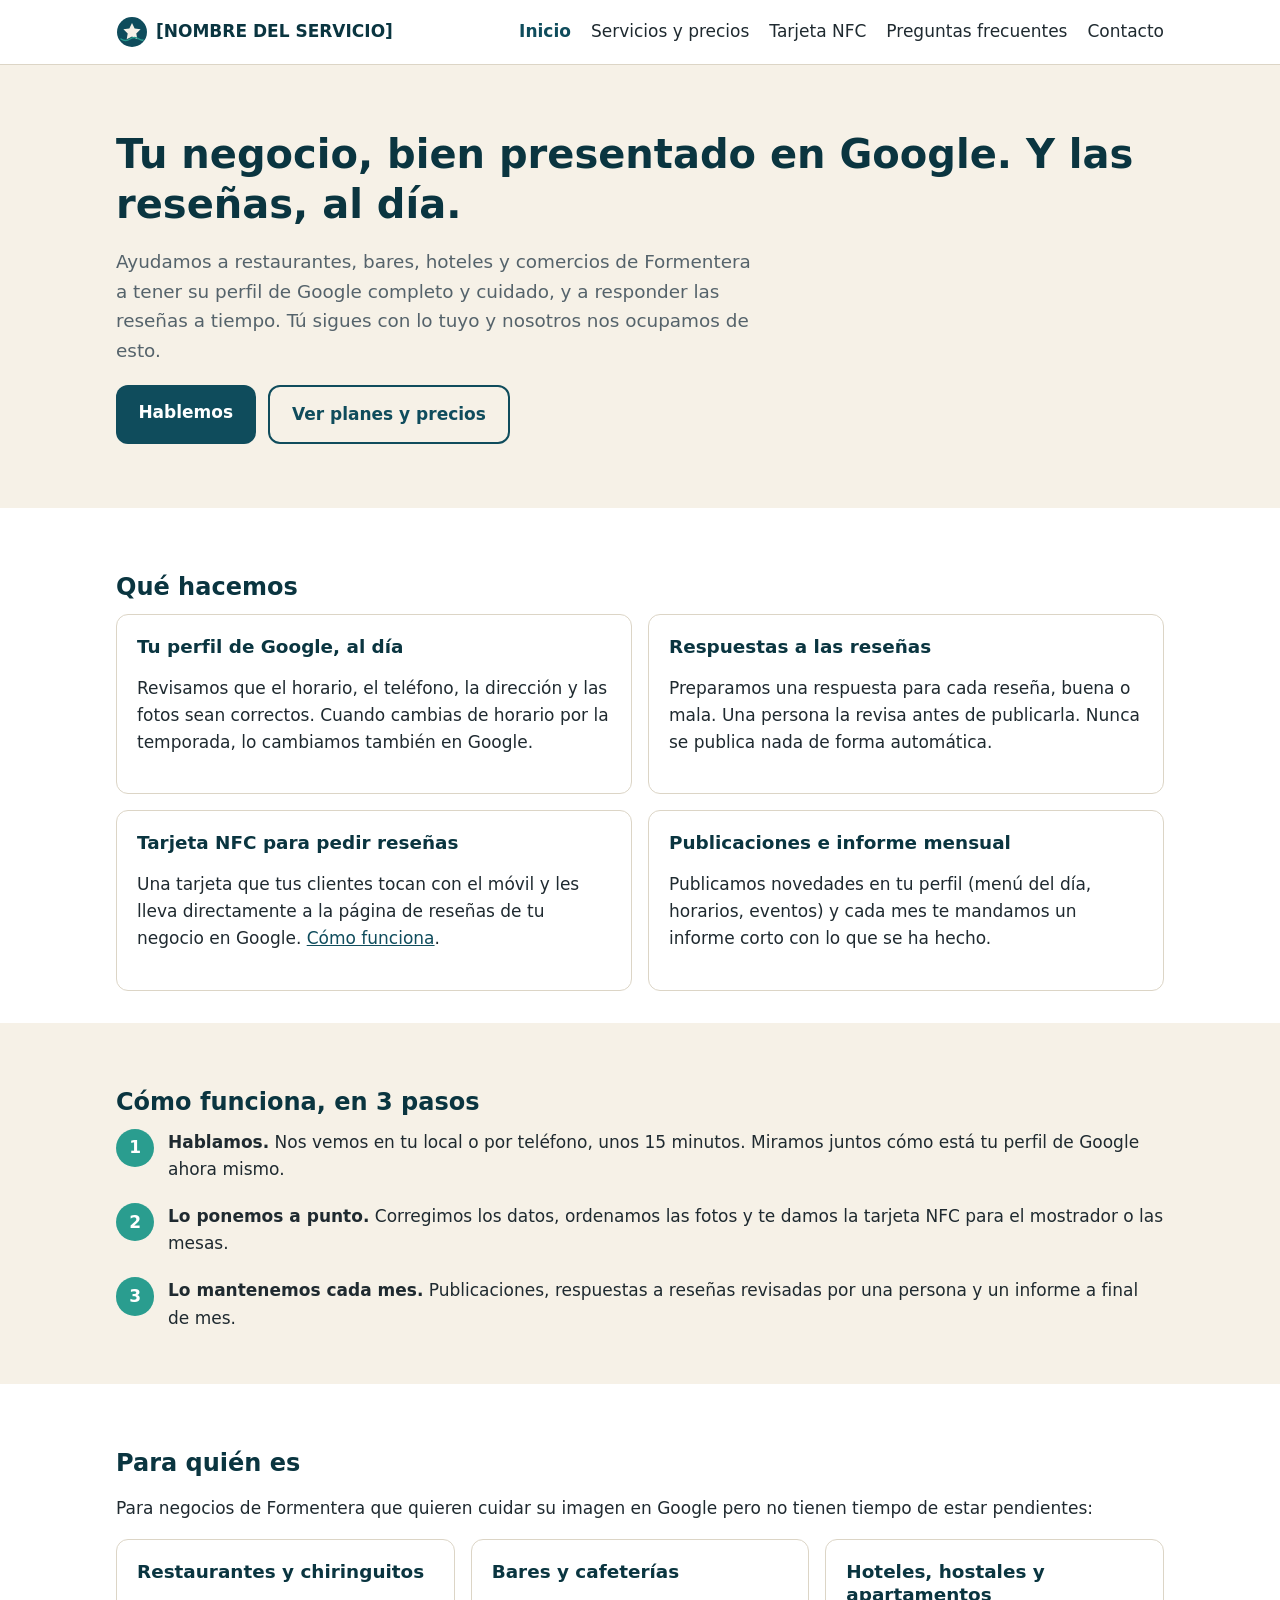
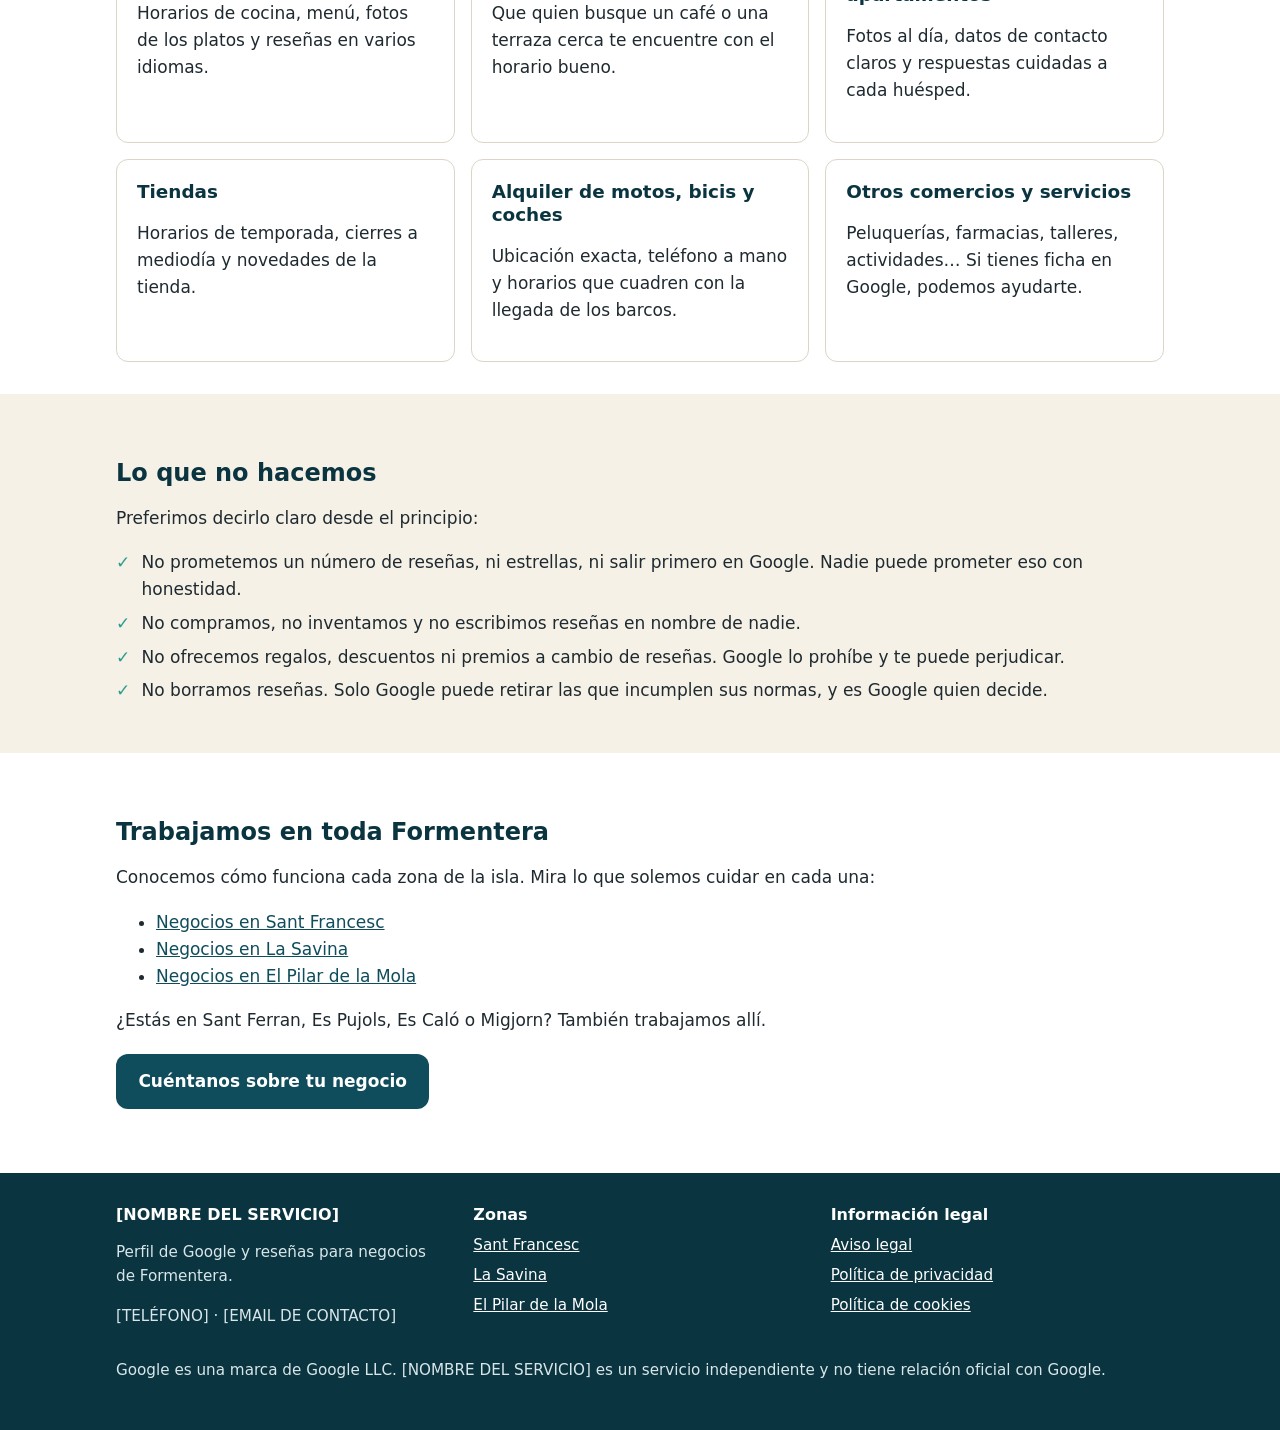
<file: web-resenas-formentera/web/index.html>
<!doctype html>
<html lang="es">
<head>
  <meta charset="utf-8">
  <meta name="viewport" content="width=device-width, initial-scale=1">
  <title>Perfil de Google y reseñas para negocios de Formentera | [NOMBRE DEL SERVICIO]</title>
  <meta name="description" content="Cuidamos el perfil de Google y las reseñas de restaurantes, bares, hoteles y comercios de Formentera. Tarjeta NFC, publicaciones y respuestas revisadas por una persona.">
  <meta name="robots" content="index,follow">
  <link rel="canonical" href="https://[DOMINIO]/">
  <meta property="og:type" content="website">
  <meta property="og:locale" content="es_ES">
  <meta property="og:site_name" content="[NOMBRE DEL SERVICIO]">
  <meta property="og:title" content="Perfil de Google y reseñas para negocios de Formentera | [NOMBRE DEL SERVICIO]">
  <meta property="og:description" content="Cuidamos el perfil de Google y las reseñas de restaurantes, bares, hoteles y comercios de Formentera. Tarjeta NFC, publicaciones y respuestas revisadas por una persona.">
  <meta property="og:url" content="https://[DOMINIO]/">
  <link rel="icon" href="img/logo.svg" type="image/svg+xml">
  <link rel="stylesheet" href="css/estilos.css">
  <script type="application/ld+json">
{
  "@context": "https://schema.org",
  "@type": "ProfessionalService",
  "@id": "https://[DOMINIO]/#negocio",
  "name": "[NOMBRE DEL SERVICIO]",
  "description": "Gestión del perfil de empresa de Google y de las reseñas para restaurantes, bares, hoteles y comercios de Formentera.",
  "url": "https://[DOMINIO]/",
  "logo": "https://[DOMINIO]/img/logo.svg",
  "telephone": "[TELÉFONO]",
  "email": "[EMAIL DE CONTACTO]",
  "address": {
    "@type": "PostalAddress",
    "streetAddress": "[DIRECCIÓN]",
    "addressLocality": "[LOCALIDAD]",
    "postalCode": "[CÓDIGO POSTAL]",
    "addressRegion": "Illes Balears",
    "addressCountry": "ES"
  },
  "areaServed": [
    {
      "@type": "Place",
      "name": "Formentera"
    },
    {
      "@type": "Place",
      "name": "Sant Francesc Xavier, Formentera"
    },
    {
      "@type": "Place",
      "name": "La Savina, Formentera"
    },
    {
      "@type": "Place",
      "name": "El Pilar de la Mola, Formentera"
    }
  ],
  "openingHours": "[HORARIO, formato Mo-Fr 09:00-14:00]",
  "priceRange": "[REVISAR]"
}
  </script>
</head>
<body>
  <a class="saltar" href="#contenido">Saltar al contenido</a>

  <header class="cabecera">
    <div class="contenedor">
      <a class="logo" href="index.html"><img src="img/logo.svg" alt="" width="32" height="32"> [NOMBRE DEL SERVICIO]</a>
      <button class="boton-menu" type="button" aria-expanded="false" aria-controls="menu">Menú</button>
      <nav id="menu" class="menu" aria-label="Menú principal">
      <ul>
        <li><a href="index.html" aria-current="page">Inicio</a></li>
        <li><a href="servicios.html">Servicios y precios</a></li>
        <li><a href="tarjeta-nfc.html">Tarjeta NFC</a></li>
        <li><a href="preguntas-frecuentes.html">Preguntas frecuentes</a></li>
        <li><a href="contacto.html">Contacto</a></li>
      </ul>
      </nav>
    </div>
  </header>

  <main id="contenido">
    <section class="portada">
      <div class="contenedor">
        <h1>Tu negocio, bien presentado en Google. Y las reseñas, al día.</h1>
        <p class="entradilla">Ayudamos a restaurantes, bares, hoteles y comercios de Formentera a tener su perfil de Google completo y cuidado, y a responder las reseñas a tiempo. Tú sigues con lo tuyo y nosotros nos ocupamos de esto.</p>
        <div class="botones">
          <a class="boton" href="contacto.html">Hablemos</a>
          <a class="boton boton-secundario" href="servicios.html">Ver planes y precios</a>
        </div>
      </div>
    </section>

    <section class="seccion">
      <div class="contenedor">
        <h2>Qué hacemos</h2>
        <div class="rejilla rejilla-2">
          <div class="tarjeta">
            <h3>Tu perfil de Google, al día</h3>
            <p>Revisamos que el horario, el teléfono, la dirección y las fotos sean correctos. Cuando cambias de horario por la temporada, lo cambiamos también en Google.</p>
          </div>
          <div class="tarjeta">
            <h3>Respuestas a las reseñas</h3>
            <p>Preparamos una respuesta para cada reseña, buena o mala. Una persona la revisa antes de publicarla. Nunca se publica nada de forma automática.</p>
          </div>
          <div class="tarjeta">
            <h3>Tarjeta NFC para pedir reseñas</h3>
            <p>Una tarjeta que tus clientes tocan con el móvil y les lleva directamente a la página de reseñas de tu negocio en Google. <a href="tarjeta-nfc.html">Cómo funciona</a>.</p>
          </div>
          <div class="tarjeta">
            <h3>Publicaciones e informe mensual</h3>
            <p>Publicamos novedades en tu perfil (menú del día, horarios, eventos) y cada mes te mandamos un informe corto con lo que se ha hecho.</p>
          </div>
        </div>
      </div>
    </section>

    <section class="seccion seccion-arena">
      <div class="contenedor">
        <h2>Cómo funciona, en 3 pasos</h2>
        <ol class="pasos">
          <li><strong>Hablamos.</strong> Nos vemos en tu local o por teléfono, unos 15 minutos. Miramos juntos cómo está tu perfil de Google ahora mismo.</li>
          <li><strong>Lo ponemos a punto.</strong> Corregimos los datos, ordenamos las fotos y te damos la tarjeta NFC para el mostrador o las mesas.</li>
          <li><strong>Lo mantenemos cada mes.</strong> Publicaciones, respuestas a reseñas revisadas por una persona y un informe a final de mes.</li>
        </ol>
      </div>
    </section>

    <section class="seccion">
      <div class="contenedor">
        <h2>Para quién es</h2>
        <p>Para negocios de Formentera que quieren cuidar su imagen en Google pero no tienen tiempo de estar pendientes:</p>
        <div class="rejilla rejilla-3">
          <div class="tarjeta"><h3>Restaurantes y chiringuitos</h3><p>Horarios de cocina, menú, fotos de los platos y reseñas en varios idiomas.</p></div>
          <div class="tarjeta"><h3>Bares y cafeterías</h3><p>Que quien busque un café o una terraza cerca te encuentre con el horario bueno.</p></div>
          <div class="tarjeta"><h3>Hoteles, hostales y apartamentos</h3><p>Fotos al día, datos de contacto claros y respuestas cuidadas a cada huésped.</p></div>
          <div class="tarjeta"><h3>Tiendas</h3><p>Horarios de temporada, cierres a mediodía y novedades de la tienda.</p></div>
          <div class="tarjeta"><h3>Alquiler de motos, bicis y coches</h3><p>Ubicación exacta, teléfono a mano y horarios que cuadren con la llegada de los barcos.</p></div>
          <div class="tarjeta"><h3>Otros comercios y servicios</h3><p>Peluquerías, farmacias, talleres, actividades… Si tienes ficha en Google, podemos ayudarte.</p></div>
        </div>
      </div>
    </section>

    <section class="seccion seccion-arena">
      <div class="contenedor">
        <h2>Lo que no hacemos</h2>
        <p>Preferimos decirlo claro desde el principio:</p>
        <ul class="lista-check">
          <li>No prometemos un número de reseñas, ni estrellas, ni salir primero en Google. Nadie puede prometer eso con honestidad.</li>
          <li>No compramos, no inventamos y no escribimos reseñas en nombre de nadie.</li>
          <li>No ofrecemos regalos, descuentos ni premios a cambio de reseñas. Google lo prohíbe y te puede perjudicar.</li>
          <li>No borramos reseñas. Solo Google puede retirar las que incumplen sus normas, y es Google quien decide.</li>
        </ul>
      </div>
    </section>

    <section class="seccion">
      <div class="contenedor">
        <h2>Trabajamos en toda Formentera</h2>
        <p>Conocemos cómo funciona cada zona de la isla. Mira lo que solemos cuidar en cada una:</p>
        <ul>
          <li><a href="formentera-sant-francesc.html">Negocios en Sant Francesc</a></li>
          <li><a href="formentera-la-savina.html">Negocios en La Savina</a></li>
          <li><a href="formentera-el-pilar-de-la-mola.html">Negocios en El Pilar de la Mola</a></li>
        </ul>
        <p>¿Estás en Sant Ferran, Es Pujols, Es Caló o Migjorn? También trabajamos allí.</p>
        <div class="botones">
          <a class="boton" href="contacto.html">Cuéntanos sobre tu negocio</a>
        </div>
      </div>
    </section>
  </main>

  <footer class="pie">
    <div class="contenedor">
      <div class="rejilla">
        <div>
          <h2>[NOMBRE DEL SERVICIO]</h2>
          <p>Perfil de Google y reseñas para negocios de Formentera.</p>
          <p>[TELÉFONO] · [EMAIL DE CONTACTO]</p>
        </div>
        <div>
          <h2>Zonas</h2>
          <ul>
            <li><a href="formentera-sant-francesc.html">Sant Francesc</a></li>
            <li><a href="formentera-la-savina.html">La Savina</a></li>
            <li><a href="formentera-el-pilar-de-la-mola.html">El Pilar de la Mola</a></li>
          </ul>
        </div>
        <div>
          <h2>Información legal</h2>
          <ul>
            <li><a href="aviso-legal.html">Aviso legal</a></li>
            <li><a href="privacidad.html">Política de privacidad</a></li>
            <li><a href="cookies.html">Política de cookies</a></li>
          </ul>
        </div>
      </div>
      <p>Google es una marca de Google LLC. [NOMBRE DEL SERVICIO] es un servicio independiente y no tiene relación oficial con Google.</p>
    </div>
  </footer>

  <script src="js/menu.js" defer></script>
</body>
</html>
</file>
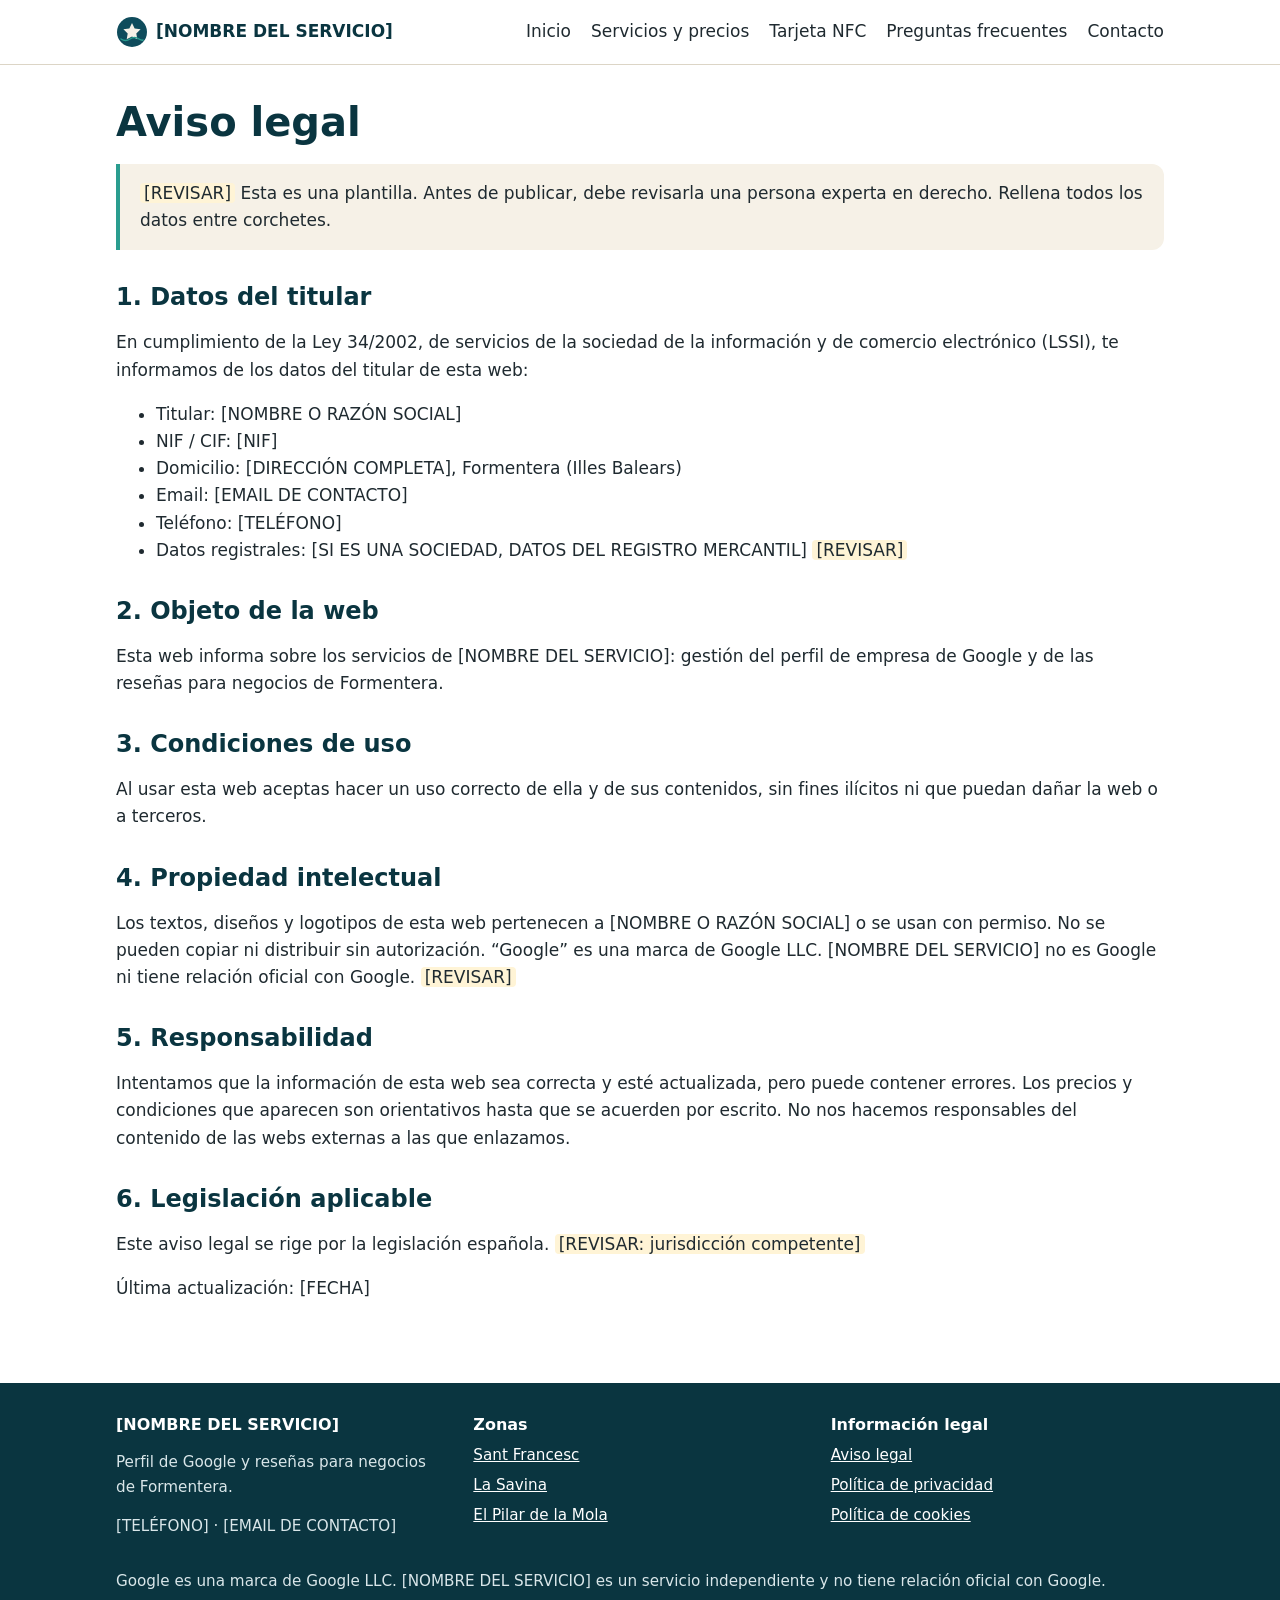
<file: web-resenas-formentera/web/aviso-legal.html>
<!doctype html>
<html lang="es">
<head>
  <meta charset="utf-8">
  <meta name="viewport" content="width=device-width, initial-scale=1">
  <title>Aviso legal | [NOMBRE DEL SERVICIO]</title>
  <meta name="description" content="Aviso legal de la web de [NOMBRE DEL SERVICIO].">
  <meta name="robots" content="noindex,follow">
  <link rel="canonical" href="https://[DOMINIO]/aviso-legal.html">
  <meta property="og:type" content="website">
  <meta property="og:locale" content="es_ES">
  <meta property="og:site_name" content="[NOMBRE DEL SERVICIO]">
  <meta property="og:title" content="Aviso legal | [NOMBRE DEL SERVICIO]">
  <meta property="og:description" content="Aviso legal de la web de [NOMBRE DEL SERVICIO].">
  <meta property="og:url" content="https://[DOMINIO]/aviso-legal.html">
  <link rel="icon" href="img/logo.svg" type="image/svg+xml">
  <link rel="stylesheet" href="css/estilos.css">
</head>
<body>
  <a class="saltar" href="#contenido">Saltar al contenido</a>

  <header class="cabecera">
    <div class="contenedor">
      <a class="logo" href="index.html"><img src="img/logo.svg" alt="" width="32" height="32"> [NOMBRE DEL SERVICIO]</a>
      <button class="boton-menu" type="button" aria-expanded="false" aria-controls="menu">Menú</button>
      <nav id="menu" class="menu" aria-label="Menú principal">
      <ul>
        <li><a href="index.html">Inicio</a></li>
        <li><a href="servicios.html">Servicios y precios</a></li>
        <li><a href="tarjeta-nfc.html">Tarjeta NFC</a></li>
        <li><a href="preguntas-frecuentes.html">Preguntas frecuentes</a></li>
        <li><a href="contacto.html">Contacto</a></li>
      </ul>
      </nav>
    </div>
  </header>

  <main id="contenido">
    <section class="seccion">
      <div class="contenedor">
        <h1>Aviso legal</h1>
        <p class="nota"><span class="revisar">[REVISAR]</span> Esta es una plantilla. Antes de publicar, debe revisarla una persona experta en derecho. Rellena todos los datos entre corchetes.</p>

        <h2>1. Datos del titular</h2>
        <p>En cumplimiento de la Ley 34/2002, de servicios de la sociedad de la información y de comercio electrónico (LSSI), te informamos de los datos del titular de esta web:</p>
        <ul>
          <li>Titular: [NOMBRE O RAZÓN SOCIAL]</li>
          <li>NIF / CIF: [NIF]</li>
          <li>Domicilio: [DIRECCIÓN COMPLETA], Formentera (Illes Balears)</li>
          <li>Email: [EMAIL DE CONTACTO]</li>
          <li>Teléfono: [TELÉFONO]</li>
          <li>Datos registrales: [SI ES UNA SOCIEDAD, DATOS DEL REGISTRO MERCANTIL] <span class="revisar">[REVISAR]</span></li>
        </ul>

        <h2>2. Objeto de la web</h2>
        <p>Esta web informa sobre los servicios de [NOMBRE DEL SERVICIO]: gestión del perfil de empresa de Google y de las reseñas para negocios de Formentera.</p>

        <h2>3. Condiciones de uso</h2>
        <p>Al usar esta web aceptas hacer un uso correcto de ella y de sus contenidos, sin fines ilícitos ni que puedan dañar la web o a terceros.</p>

        <h2>4. Propiedad intelectual</h2>
        <p>Los textos, diseños y logotipos de esta web pertenecen a [NOMBRE O RAZÓN SOCIAL] o se usan con permiso. No se pueden copiar ni distribuir sin autorización. “Google” es una marca de Google LLC. [NOMBRE DEL SERVICIO] no es Google ni tiene relación oficial con Google. <span class="revisar">[REVISAR]</span></p>

        <h2>5. Responsabilidad</h2>
        <p>Intentamos que la información de esta web sea correcta y esté actualizada, pero puede contener errores. Los precios y condiciones que aparecen son orientativos hasta que se acuerden por escrito. No nos hacemos responsables del contenido de las webs externas a las que enlazamos.</p>

        <h2>6. Legislación aplicable</h2>
        <p>Este aviso legal se rige por la legislación española. <span class="revisar">[REVISAR: jurisdicción competente]</span></p>

        <p>Última actualización: [FECHA]</p>
      </div>
    </section>
  </main>

  <footer class="pie">
    <div class="contenedor">
      <div class="rejilla">
        <div>
          <h2>[NOMBRE DEL SERVICIO]</h2>
          <p>Perfil de Google y reseñas para negocios de Formentera.</p>
          <p>[TELÉFONO] · [EMAIL DE CONTACTO]</p>
        </div>
        <div>
          <h2>Zonas</h2>
          <ul>
            <li><a href="formentera-sant-francesc.html">Sant Francesc</a></li>
            <li><a href="formentera-la-savina.html">La Savina</a></li>
            <li><a href="formentera-el-pilar-de-la-mola.html">El Pilar de la Mola</a></li>
          </ul>
        </div>
        <div>
          <h2>Información legal</h2>
          <ul>
            <li><a href="aviso-legal.html">Aviso legal</a></li>
            <li><a href="privacidad.html">Política de privacidad</a></li>
            <li><a href="cookies.html">Política de cookies</a></li>
          </ul>
        </div>
      </div>
      <p>Google es una marca de Google LLC. [NOMBRE DEL SERVICIO] es un servicio independiente y no tiene relación oficial con Google.</p>
    </div>
  </footer>

  <script src="js/menu.js" defer></script>
</body>
</html>
</file>
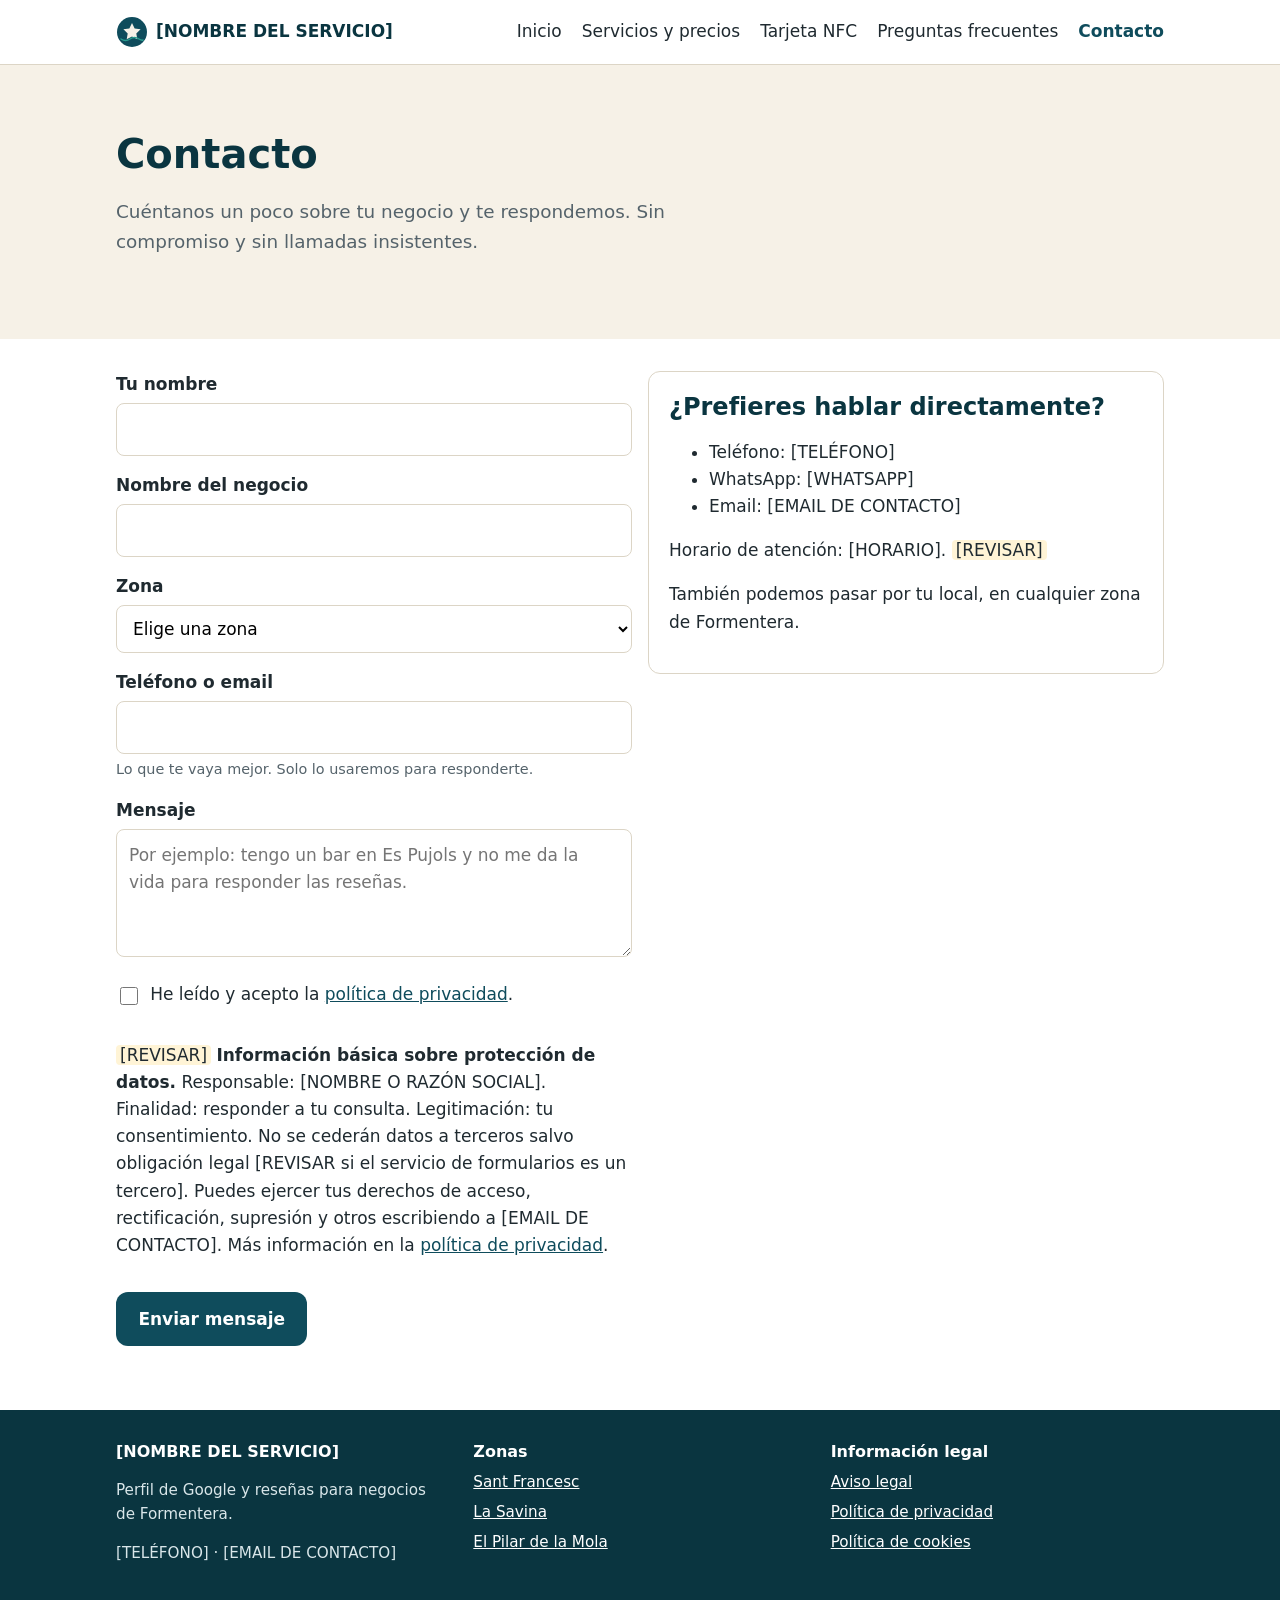
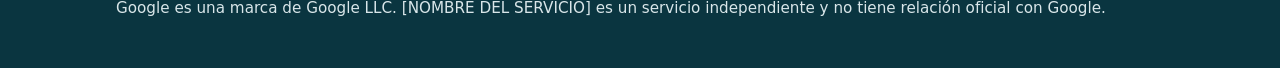
<file: web-resenas-formentera/web/contacto.html>
<!doctype html>
<html lang="es">
<head>
  <meta charset="utf-8">
  <meta name="viewport" content="width=device-width, initial-scale=1">
  <title>Contacto | [NOMBRE DEL SERVICIO]</title>
  <meta name="description" content="Cuéntanos sobre tu negocio en Formentera y te respondemos sin compromiso. Podemos pasar por tu local.">
  <meta name="robots" content="index,follow">
  <link rel="canonical" href="https://[DOMINIO]/contacto.html">
  <meta property="og:type" content="website">
  <meta property="og:locale" content="es_ES">
  <meta property="og:site_name" content="[NOMBRE DEL SERVICIO]">
  <meta property="og:title" content="Contacto | [NOMBRE DEL SERVICIO]">
  <meta property="og:description" content="Cuéntanos sobre tu negocio en Formentera y te respondemos sin compromiso. Podemos pasar por tu local.">
  <meta property="og:url" content="https://[DOMINIO]/contacto.html">
  <link rel="icon" href="img/logo.svg" type="image/svg+xml">
  <link rel="stylesheet" href="css/estilos.css">
</head>
<body>
  <a class="saltar" href="#contenido">Saltar al contenido</a>

  <header class="cabecera">
    <div class="contenedor">
      <a class="logo" href="index.html"><img src="img/logo.svg" alt="" width="32" height="32"> [NOMBRE DEL SERVICIO]</a>
      <button class="boton-menu" type="button" aria-expanded="false" aria-controls="menu">Menú</button>
      <nav id="menu" class="menu" aria-label="Menú principal">
      <ul>
        <li><a href="index.html">Inicio</a></li>
        <li><a href="servicios.html">Servicios y precios</a></li>
        <li><a href="tarjeta-nfc.html">Tarjeta NFC</a></li>
        <li><a href="preguntas-frecuentes.html">Preguntas frecuentes</a></li>
        <li><a href="contacto.html" aria-current="page">Contacto</a></li>
      </ul>
      </nav>
    </div>
  </header>

  <main id="contenido">
    <section class="portada">
      <div class="contenedor">
        <h1>Contacto</h1>
        <p class="entradilla">Cuéntanos un poco sobre tu negocio y te respondemos. Sin compromiso y sin llamadas insistentes.</p>
      </div>
    </section>

    <section class="seccion">
      <div class="contenedor rejilla rejilla-2">
        <div>
          <form id="form-contacto" class="formulario" action="[ENDPOINT]" method="post" novalidate>
            <div class="campo">
              <label for="nombre">Tu nombre</label>
              <input id="nombre" name="nombre" type="text" autocomplete="name" required>
            </div>

            <div class="campo">
              <label for="negocio">Nombre del negocio</label>
              <input id="negocio" name="negocio" type="text" autocomplete="organization" required>
            </div>

            <div class="campo">
              <label for="zona">Zona</label>
              <select id="zona" name="zona" required>
                <option value="">Elige una zona</option>
                <option>Sant Francesc</option>
                <option>La Savina</option>
                <option>Sant Ferran</option>
                <option>Es Pujols</option>
                <option>Es Caló</option>
                <option>El Pilar de la Mola</option>
                <option>Migjorn</option>
                <option>Otra zona</option>
              </select>
            </div>

            <div class="campo">
              <label for="contacto">Teléfono o email</label>
              <input id="contacto" name="contacto" type="text" required>
              <p class="ayuda">Lo que te vaya mejor. Solo lo usaremos para responderte.</p>
            </div>

            <div class="campo">
              <label for="mensaje">Mensaje</label>
              <textarea id="mensaje" name="mensaje" required placeholder="Por ejemplo: tengo un bar en Es Pujols y no me da la vida para responder las reseñas."></textarea>
            </div>

            <div class="casilla">
              <input id="privacidad" name="privacidad" type="checkbox" value="acepto" required>
              <label for="privacidad">He leído y acepto la <a href="privacidad.html">política de privacidad</a>.</label>
            </div>

            <p class="ayuda"><span class="revisar">[REVISAR]</span> <strong>Información básica sobre protección de datos.</strong> Responsable: [NOMBRE O RAZÓN SOCIAL]. Finalidad: responder a tu consulta. Legitimación: tu consentimiento. No se cederán datos a terceros salvo obligación legal [REVISAR si el servicio de formularios es un tercero]. Puedes ejercer tus derechos de acceso, rectificación, supresión y otros escribiendo a [EMAIL DE CONTACTO]. Más información en la <a href="privacidad.html">política de privacidad</a>.</p>

            <div>
              <button class="boton" type="submit">Enviar mensaje</button>
            </div>
          </form>

          <div id="confirmacion" class="confirmacion" tabindex="-1" role="status" hidden>
            <h2>¡Gracias! Hemos recibido tu mensaje.</h2>
            <p>Te responderemos en [PLAZO DE RESPUESTA, por ejemplo: 1 o 2 días laborables]. <span class="revisar">[REVISAR]</span></p>
            <p><a href="index.html">Volver al inicio</a></p>
          </div>
        </div>

        <aside>
          <div class="tarjeta">
            <h2>¿Prefieres hablar directamente?</h2>
            <ul>
              <li>Teléfono: [TELÉFONO]</li>
              <li>WhatsApp: [WHATSAPP]</li>
              <li>Email: [EMAIL DE CONTACTO]</li>
            </ul>
            <p>Horario de atención: [HORARIO]. <span class="revisar">[REVISAR]</span></p>
            <p>También podemos pasar por tu local, en cualquier zona de Formentera.</p>
          </div>
        </aside>
      </div>
    </section>
  </main>

  <footer class="pie">
    <div class="contenedor">
      <div class="rejilla">
        <div>
          <h2>[NOMBRE DEL SERVICIO]</h2>
          <p>Perfil de Google y reseñas para negocios de Formentera.</p>
          <p>[TELÉFONO] · [EMAIL DE CONTACTO]</p>
        </div>
        <div>
          <h2>Zonas</h2>
          <ul>
            <li><a href="formentera-sant-francesc.html">Sant Francesc</a></li>
            <li><a href="formentera-la-savina.html">La Savina</a></li>
            <li><a href="formentera-el-pilar-de-la-mola.html">El Pilar de la Mola</a></li>
          </ul>
        </div>
        <div>
          <h2>Información legal</h2>
          <ul>
            <li><a href="aviso-legal.html">Aviso legal</a></li>
            <li><a href="privacidad.html">Política de privacidad</a></li>
            <li><a href="cookies.html">Política de cookies</a></li>
          </ul>
        </div>
      </div>
      <p>Google es una marca de Google LLC. [NOMBRE DEL SERVICIO] es un servicio independiente y no tiene relación oficial con Google.</p>
    </div>
  </footer>

  <script src="js/menu.js" defer></script>
  <script src="js/contacto.js" defer></script>
</body>
</html>
</file>
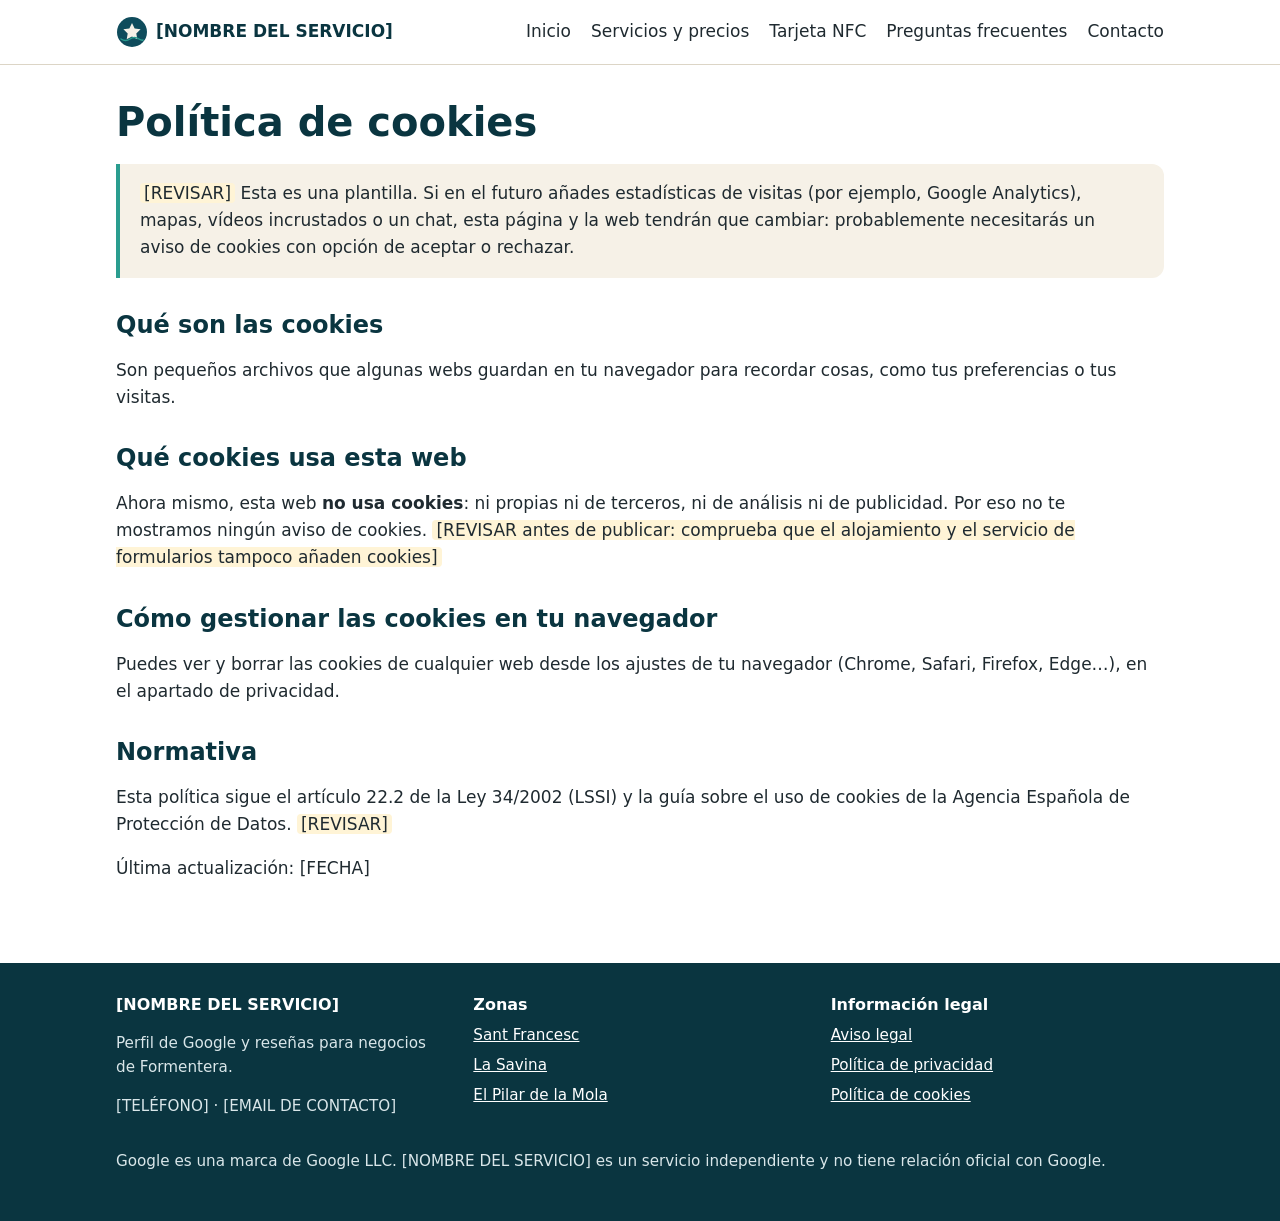
<file: web-resenas-formentera/web/cookies.html>
<!doctype html>
<html lang="es">
<head>
  <meta charset="utf-8">
  <meta name="viewport" content="width=device-width, initial-scale=1">
  <title>Política de cookies | [NOMBRE DEL SERVICIO]</title>
  <meta name="description" content="Información sobre el uso de cookies en esta web.">
  <meta name="robots" content="noindex,follow">
  <link rel="canonical" href="https://[DOMINIO]/cookies.html">
  <meta property="og:type" content="website">
  <meta property="og:locale" content="es_ES">
  <meta property="og:site_name" content="[NOMBRE DEL SERVICIO]">
  <meta property="og:title" content="Política de cookies | [NOMBRE DEL SERVICIO]">
  <meta property="og:description" content="Información sobre el uso de cookies en esta web.">
  <meta property="og:url" content="https://[DOMINIO]/cookies.html">
  <link rel="icon" href="img/logo.svg" type="image/svg+xml">
  <link rel="stylesheet" href="css/estilos.css">
</head>
<body>
  <a class="saltar" href="#contenido">Saltar al contenido</a>

  <header class="cabecera">
    <div class="contenedor">
      <a class="logo" href="index.html"><img src="img/logo.svg" alt="" width="32" height="32"> [NOMBRE DEL SERVICIO]</a>
      <button class="boton-menu" type="button" aria-expanded="false" aria-controls="menu">Menú</button>
      <nav id="menu" class="menu" aria-label="Menú principal">
      <ul>
        <li><a href="index.html">Inicio</a></li>
        <li><a href="servicios.html">Servicios y precios</a></li>
        <li><a href="tarjeta-nfc.html">Tarjeta NFC</a></li>
        <li><a href="preguntas-frecuentes.html">Preguntas frecuentes</a></li>
        <li><a href="contacto.html">Contacto</a></li>
      </ul>
      </nav>
    </div>
  </header>

  <main id="contenido">
    <section class="seccion">
      <div class="contenedor">
        <h1>Política de cookies</h1>
        <p class="nota"><span class="revisar">[REVISAR]</span> Esta es una plantilla. Si en el futuro añades estadísticas de visitas (por ejemplo, Google Analytics), mapas, vídeos incrustados o un chat, esta página y la web tendrán que cambiar: probablemente necesitarás un aviso de cookies con opción de aceptar o rechazar.</p>

        <h2>Qué son las cookies</h2>
        <p>Son pequeños archivos que algunas webs guardan en tu navegador para recordar cosas, como tus preferencias o tus visitas.</p>

        <h2>Qué cookies usa esta web</h2>
        <p>Ahora mismo, esta web <strong>no usa cookies</strong>: ni propias ni de terceros, ni de análisis ni de publicidad. Por eso no te mostramos ningún aviso de cookies. <span class="revisar">[REVISAR antes de publicar: comprueba que el alojamiento y el servicio de formularios tampoco añaden cookies]</span></p>

        <h2>Cómo gestionar las cookies en tu navegador</h2>
        <p>Puedes ver y borrar las cookies de cualquier web desde los ajustes de tu navegador (Chrome, Safari, Firefox, Edge…), en el apartado de privacidad.</p>

        <h2>Normativa</h2>
        <p>Esta política sigue el artículo 22.2 de la Ley 34/2002 (LSSI) y la guía sobre el uso de cookies de la Agencia Española de Protección de Datos. <span class="revisar">[REVISAR]</span></p>

        <p>Última actualización: [FECHA]</p>
      </div>
    </section>
  </main>

  <footer class="pie">
    <div class="contenedor">
      <div class="rejilla">
        <div>
          <h2>[NOMBRE DEL SERVICIO]</h2>
          <p>Perfil de Google y reseñas para negocios de Formentera.</p>
          <p>[TELÉFONO] · [EMAIL DE CONTACTO]</p>
        </div>
        <div>
          <h2>Zonas</h2>
          <ul>
            <li><a href="formentera-sant-francesc.html">Sant Francesc</a></li>
            <li><a href="formentera-la-savina.html">La Savina</a></li>
            <li><a href="formentera-el-pilar-de-la-mola.html">El Pilar de la Mola</a></li>
          </ul>
        </div>
        <div>
          <h2>Información legal</h2>
          <ul>
            <li><a href="aviso-legal.html">Aviso legal</a></li>
            <li><a href="privacidad.html">Política de privacidad</a></li>
            <li><a href="cookies.html">Política de cookies</a></li>
          </ul>
        </div>
      </div>
      <p>Google es una marca de Google LLC. [NOMBRE DEL SERVICIO] es un servicio independiente y no tiene relación oficial con Google.</p>
    </div>
  </footer>

  <script src="js/menu.js" defer></script>
</body>
</html>
</file>
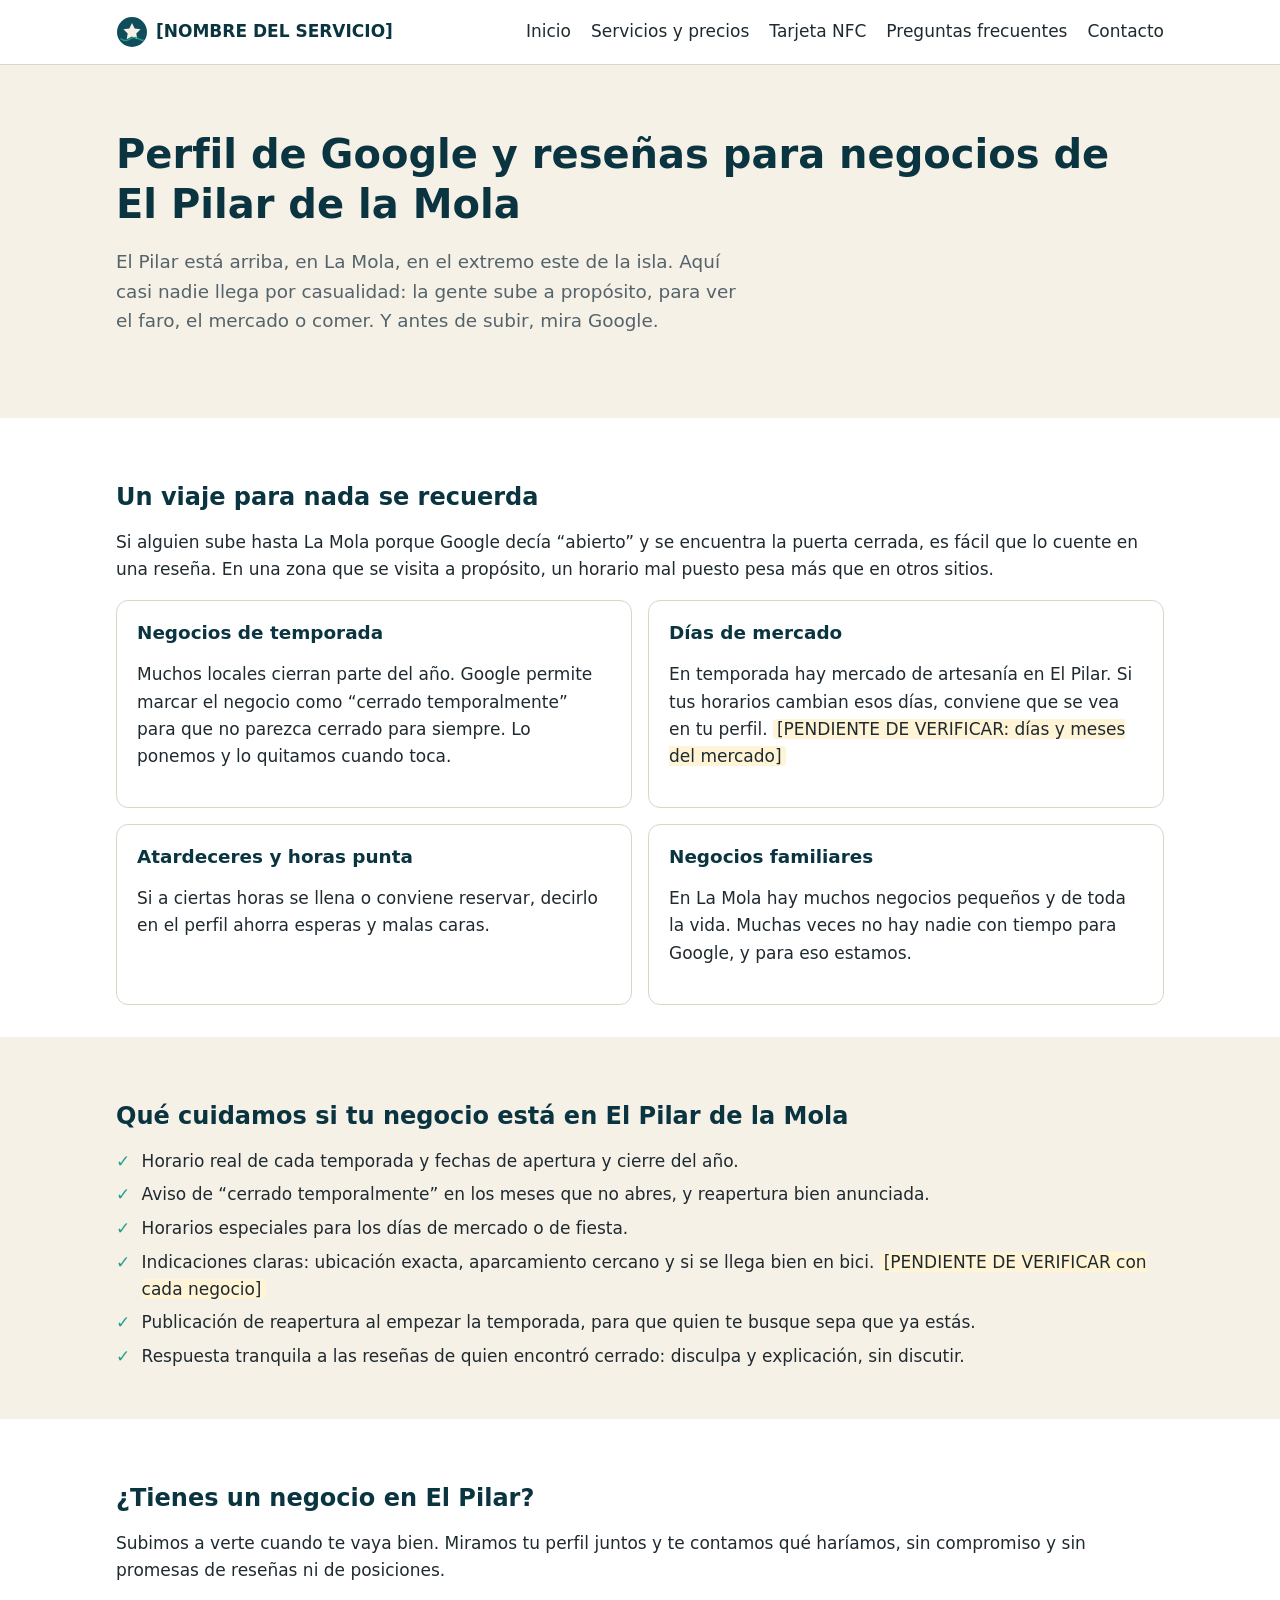
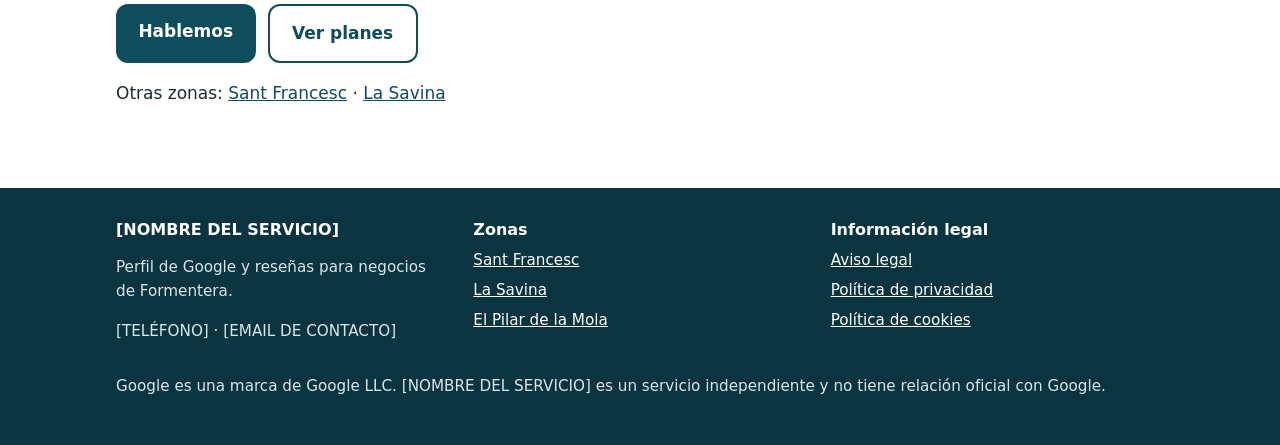
<file: web-resenas-formentera/web/formentera-el-pilar-de-la-mola.html>
<!doctype html>
<html lang="es">
<head>
  <meta charset="utf-8">
  <meta name="viewport" content="width=device-width, initial-scale=1">
  <title>Reseñas y perfil de Google en El Pilar de la Mola | [NOMBRE DEL SERVICIO]</title>
  <meta name="description" content="Para negocios de La Mola: horarios de temporada, cierres temporales, días de mercado y respuestas tranquilas a cada reseña.">
  <meta name="robots" content="index,follow">
  <link rel="canonical" href="https://[DOMINIO]/formentera-el-pilar-de-la-mola.html">
  <meta property="og:type" content="website">
  <meta property="og:locale" content="es_ES">
  <meta property="og:site_name" content="[NOMBRE DEL SERVICIO]">
  <meta property="og:title" content="Reseñas y perfil de Google en El Pilar de la Mola | [NOMBRE DEL SERVICIO]">
  <meta property="og:description" content="Para negocios de La Mola: horarios de temporada, cierres temporales, días de mercado y respuestas tranquilas a cada reseña.">
  <meta property="og:url" content="https://[DOMINIO]/formentera-el-pilar-de-la-mola.html">
  <link rel="icon" href="img/logo.svg" type="image/svg+xml">
  <link rel="stylesheet" href="css/estilos.css">
  <script type="application/ld+json">
{
  "@context": "https://schema.org",
  "@type": "Service",
  "name": "Gestión del perfil de Google y reseñas en El Pilar de la Mola",
  "serviceType": "Gestión de perfil de empresa en Google y reseñas",
  "provider": {
    "@id": "https://[DOMINIO]/#negocio"
  },
  "areaServed": {
    "@type": "Place",
    "name": "El Pilar de la Mola, Formentera"
  }
}
  </script>
</head>
<body>
  <a class="saltar" href="#contenido">Saltar al contenido</a>

  <header class="cabecera">
    <div class="contenedor">
      <a class="logo" href="index.html"><img src="img/logo.svg" alt="" width="32" height="32"> [NOMBRE DEL SERVICIO]</a>
      <button class="boton-menu" type="button" aria-expanded="false" aria-controls="menu">Menú</button>
      <nav id="menu" class="menu" aria-label="Menú principal">
      <ul>
        <li><a href="index.html">Inicio</a></li>
        <li><a href="servicios.html">Servicios y precios</a></li>
        <li><a href="tarjeta-nfc.html">Tarjeta NFC</a></li>
        <li><a href="preguntas-frecuentes.html">Preguntas frecuentes</a></li>
        <li><a href="contacto.html">Contacto</a></li>
      </ul>
      </nav>
    </div>
  </header>

  <main id="contenido">
    <section class="portada">
      <div class="contenedor">
        <h1>Perfil de Google y reseñas para negocios de El Pilar de la Mola</h1>
        <p class="entradilla">El Pilar está arriba, en La Mola, en el extremo este de la isla. Aquí casi nadie llega por casualidad: la gente sube a propósito, para ver el faro, el mercado o comer. Y antes de subir, mira Google.</p>
      </div>
    </section>

    <section class="seccion">
      <div class="contenedor">
        <h2>Un viaje para nada se recuerda</h2>
        <p>Si alguien sube hasta La Mola porque Google decía “abierto” y se encuentra la puerta cerrada, es fácil que lo cuente en una reseña. En una zona que se visita a propósito, un horario mal puesto pesa más que en otros sitios.</p>
        <div class="rejilla rejilla-2">
          <div class="tarjeta">
            <h3>Negocios de temporada</h3>
            <p>Muchos locales cierran parte del año. Google permite marcar el negocio como “cerrado temporalmente” para que no parezca cerrado para siempre. Lo ponemos y lo quitamos cuando toca.</p>
          </div>
          <div class="tarjeta">
            <h3>Días de mercado</h3>
            <p>En temporada hay mercado de artesanía en El Pilar. Si tus horarios cambian esos días, conviene que se vea en tu perfil. <span class="revisar">[PENDIENTE DE VERIFICAR: días y meses del mercado]</span></p>
          </div>
          <div class="tarjeta">
            <h3>Atardeceres y horas punta</h3>
            <p>Si a ciertas horas se llena o conviene reservar, decirlo en el perfil ahorra esperas y malas caras.</p>
          </div>
          <div class="tarjeta">
            <h3>Negocios familiares</h3>
            <p>En La Mola hay muchos negocios pequeños y de toda la vida. Muchas veces no hay nadie con tiempo para Google, y para eso estamos.</p>
          </div>
        </div>
      </div>
    </section>

    <section class="seccion seccion-arena">
      <div class="contenedor">
        <h2>Qué cuidamos si tu negocio está en El Pilar de la Mola</h2>
        <ul class="lista-check">
          <li>Horario real de cada temporada y fechas de apertura y cierre del año.</li>
          <li>Aviso de “cerrado temporalmente” en los meses que no abres, y reapertura bien anunciada.</li>
          <li>Horarios especiales para los días de mercado o de fiesta.</li>
          <li>Indicaciones claras: ubicación exacta, aparcamiento cercano y si se llega bien en bici. <span class="revisar">[PENDIENTE DE VERIFICAR con cada negocio]</span></li>
          <li>Publicación de reapertura al empezar la temporada, para que quien te busque sepa que ya estás.</li>
          <li>Respuesta tranquila a las reseñas de quien encontró cerrado: disculpa y explicación, sin discutir.</li>
        </ul>
      </div>
    </section>

    <section class="seccion">
      <div class="contenedor">
        <h2>¿Tienes un negocio en El Pilar?</h2>
        <p>Subimos a verte cuando te vaya bien. Miramos tu perfil juntos y te contamos qué haríamos, sin compromiso y sin promesas de reseñas ni de posiciones.</p>
        <div class="botones">
          <a class="boton" href="contacto.html">Hablemos</a>
          <a class="boton boton-secundario" href="servicios.html">Ver planes</a>
        </div>
        <p>Otras zonas: <a href="formentera-sant-francesc.html">Sant Francesc</a> · <a href="formentera-la-savina.html">La Savina</a></p>
      </div>
    </section>
  </main>

  <footer class="pie">
    <div class="contenedor">
      <div class="rejilla">
        <div>
          <h2>[NOMBRE DEL SERVICIO]</h2>
          <p>Perfil de Google y reseñas para negocios de Formentera.</p>
          <p>[TELÉFONO] · [EMAIL DE CONTACTO]</p>
        </div>
        <div>
          <h2>Zonas</h2>
          <ul>
            <li><a href="formentera-sant-francesc.html">Sant Francesc</a></li>
            <li><a href="formentera-la-savina.html">La Savina</a></li>
            <li><a href="formentera-el-pilar-de-la-mola.html">El Pilar de la Mola</a></li>
          </ul>
        </div>
        <div>
          <h2>Información legal</h2>
          <ul>
            <li><a href="aviso-legal.html">Aviso legal</a></li>
            <li><a href="privacidad.html">Política de privacidad</a></li>
            <li><a href="cookies.html">Política de cookies</a></li>
          </ul>
        </div>
      </div>
      <p>Google es una marca de Google LLC. [NOMBRE DEL SERVICIO] es un servicio independiente y no tiene relación oficial con Google.</p>
    </div>
  </footer>

  <script src="js/menu.js" defer></script>
</body>
</html>
</file>
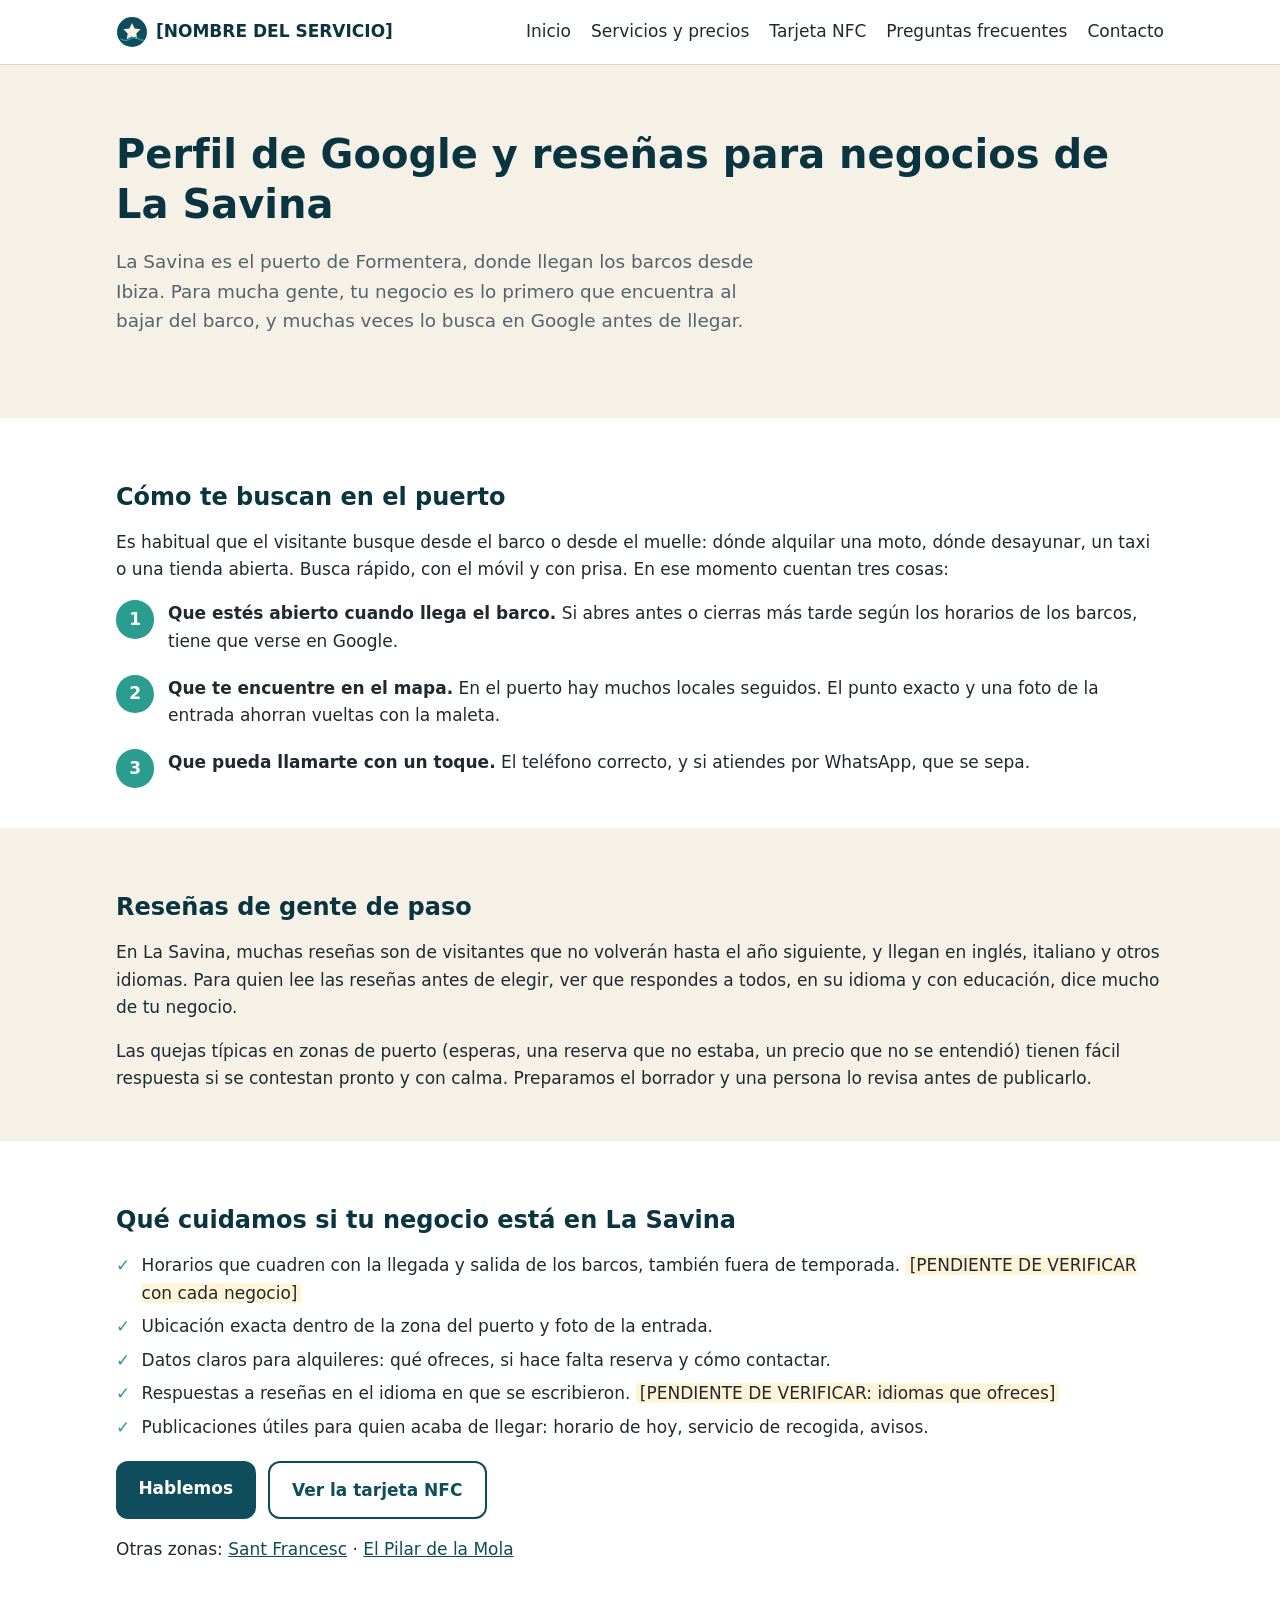
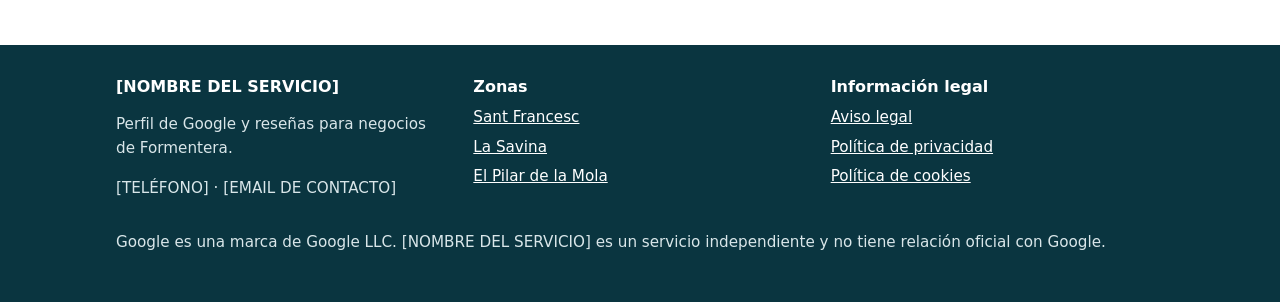
<file: web-resenas-formentera/web/formentera-la-savina.html>
<!doctype html>
<html lang="es">
<head>
  <meta charset="utf-8">
  <meta name="viewport" content="width=device-width, initial-scale=1">
  <title>Reseñas y perfil de Google en La Savina, Formentera | [NOMBRE DEL SERVICIO]</title>
  <meta name="description" content="Para negocios del puerto de La Savina: horarios que cuadren con los barcos, ubicación exacta y respuestas a reseñas en varios idiomas.">
  <meta name="robots" content="index,follow">
  <link rel="canonical" href="https://[DOMINIO]/formentera-la-savina.html">
  <meta property="og:type" content="website">
  <meta property="og:locale" content="es_ES">
  <meta property="og:site_name" content="[NOMBRE DEL SERVICIO]">
  <meta property="og:title" content="Reseñas y perfil de Google en La Savina, Formentera | [NOMBRE DEL SERVICIO]">
  <meta property="og:description" content="Para negocios del puerto de La Savina: horarios que cuadren con los barcos, ubicación exacta y respuestas a reseñas en varios idiomas.">
  <meta property="og:url" content="https://[DOMINIO]/formentera-la-savina.html">
  <link rel="icon" href="img/logo.svg" type="image/svg+xml">
  <link rel="stylesheet" href="css/estilos.css">
  <script type="application/ld+json">
{
  "@context": "https://schema.org",
  "@type": "Service",
  "name": "Gestión del perfil de Google y reseñas en La Savina",
  "serviceType": "Gestión de perfil de empresa en Google y reseñas",
  "provider": {
    "@id": "https://[DOMINIO]/#negocio"
  },
  "areaServed": {
    "@type": "Place",
    "name": "La Savina, Formentera"
  }
}
  </script>
</head>
<body>
  <a class="saltar" href="#contenido">Saltar al contenido</a>

  <header class="cabecera">
    <div class="contenedor">
      <a class="logo" href="index.html"><img src="img/logo.svg" alt="" width="32" height="32"> [NOMBRE DEL SERVICIO]</a>
      <button class="boton-menu" type="button" aria-expanded="false" aria-controls="menu">Menú</button>
      <nav id="menu" class="menu" aria-label="Menú principal">
      <ul>
        <li><a href="index.html">Inicio</a></li>
        <li><a href="servicios.html">Servicios y precios</a></li>
        <li><a href="tarjeta-nfc.html">Tarjeta NFC</a></li>
        <li><a href="preguntas-frecuentes.html">Preguntas frecuentes</a></li>
        <li><a href="contacto.html">Contacto</a></li>
      </ul>
      </nav>
    </div>
  </header>

  <main id="contenido">
    <section class="portada">
      <div class="contenedor">
        <h1>Perfil de Google y reseñas para negocios de La Savina</h1>
        <p class="entradilla">La Savina es el puerto de Formentera, donde llegan los barcos desde Ibiza. Para mucha gente, tu negocio es lo primero que encuentra al bajar del barco, y muchas veces lo busca en Google antes de llegar.</p>
      </div>
    </section>

    <section class="seccion">
      <div class="contenedor">
        <h2>Cómo te buscan en el puerto</h2>
        <p>Es habitual que el visitante busque desde el barco o desde el muelle: dónde alquilar una moto, dónde desayunar, un taxi o una tienda abierta. Busca rápido, con el móvil y con prisa. En ese momento cuentan tres cosas:</p>
        <ol class="pasos">
          <li><strong>Que estés abierto cuando llega el barco.</strong> Si abres antes o cierras más tarde según los horarios de los barcos, tiene que verse en Google.</li>
          <li><strong>Que te encuentre en el mapa.</strong> En el puerto hay muchos locales seguidos. El punto exacto y una foto de la entrada ahorran vueltas con la maleta.</li>
          <li><strong>Que pueda llamarte con un toque.</strong> El teléfono correcto, y si atiendes por WhatsApp, que se sepa.</li>
        </ol>
      </div>
    </section>

    <section class="seccion seccion-arena">
      <div class="contenedor">
        <h2>Reseñas de gente de paso</h2>
        <p>En La Savina, muchas reseñas son de visitantes que no volverán hasta el año siguiente, y llegan en inglés, italiano y otros idiomas. Para quien lee las reseñas antes de elegir, ver que respondes a todos, en su idioma y con educación, dice mucho de tu negocio.</p>
        <p>Las quejas típicas en zonas de puerto (esperas, una reserva que no estaba, un precio que no se entendió) tienen fácil respuesta si se contestan pronto y con calma. Preparamos el borrador y una persona lo revisa antes de publicarlo.</p>
      </div>
    </section>

    <section class="seccion">
      <div class="contenedor">
        <h2>Qué cuidamos si tu negocio está en La Savina</h2>
        <ul class="lista-check">
          <li>Horarios que cuadren con la llegada y salida de los barcos, también fuera de temporada. <span class="revisar">[PENDIENTE DE VERIFICAR con cada negocio]</span></li>
          <li>Ubicación exacta dentro de la zona del puerto y foto de la entrada.</li>
          <li>Datos claros para alquileres: qué ofreces, si hace falta reserva y cómo contactar.</li>
          <li>Respuestas a reseñas en el idioma en que se escribieron. <span class="revisar">[PENDIENTE DE VERIFICAR: idiomas que ofreces]</span></li>
          <li>Publicaciones útiles para quien acaba de llegar: horario de hoy, servicio de recogida, avisos.</li>
        </ul>
        <div class="botones">
          <a class="boton" href="contacto.html">Hablemos</a>
          <a class="boton boton-secundario" href="tarjeta-nfc.html">Ver la tarjeta NFC</a>
        </div>
        <p>Otras zonas: <a href="formentera-sant-francesc.html">Sant Francesc</a> · <a href="formentera-el-pilar-de-la-mola.html">El Pilar de la Mola</a></p>
      </div>
    </section>
  </main>

  <footer class="pie">
    <div class="contenedor">
      <div class="rejilla">
        <div>
          <h2>[NOMBRE DEL SERVICIO]</h2>
          <p>Perfil de Google y reseñas para negocios de Formentera.</p>
          <p>[TELÉFONO] · [EMAIL DE CONTACTO]</p>
        </div>
        <div>
          <h2>Zonas</h2>
          <ul>
            <li><a href="formentera-sant-francesc.html">Sant Francesc</a></li>
            <li><a href="formentera-la-savina.html">La Savina</a></li>
            <li><a href="formentera-el-pilar-de-la-mola.html">El Pilar de la Mola</a></li>
          </ul>
        </div>
        <div>
          <h2>Información legal</h2>
          <ul>
            <li><a href="aviso-legal.html">Aviso legal</a></li>
            <li><a href="privacidad.html">Política de privacidad</a></li>
            <li><a href="cookies.html">Política de cookies</a></li>
          </ul>
        </div>
      </div>
      <p>Google es una marca de Google LLC. [NOMBRE DEL SERVICIO] es un servicio independiente y no tiene relación oficial con Google.</p>
    </div>
  </footer>

  <script src="js/menu.js" defer></script>
</body>
</html>
</file>
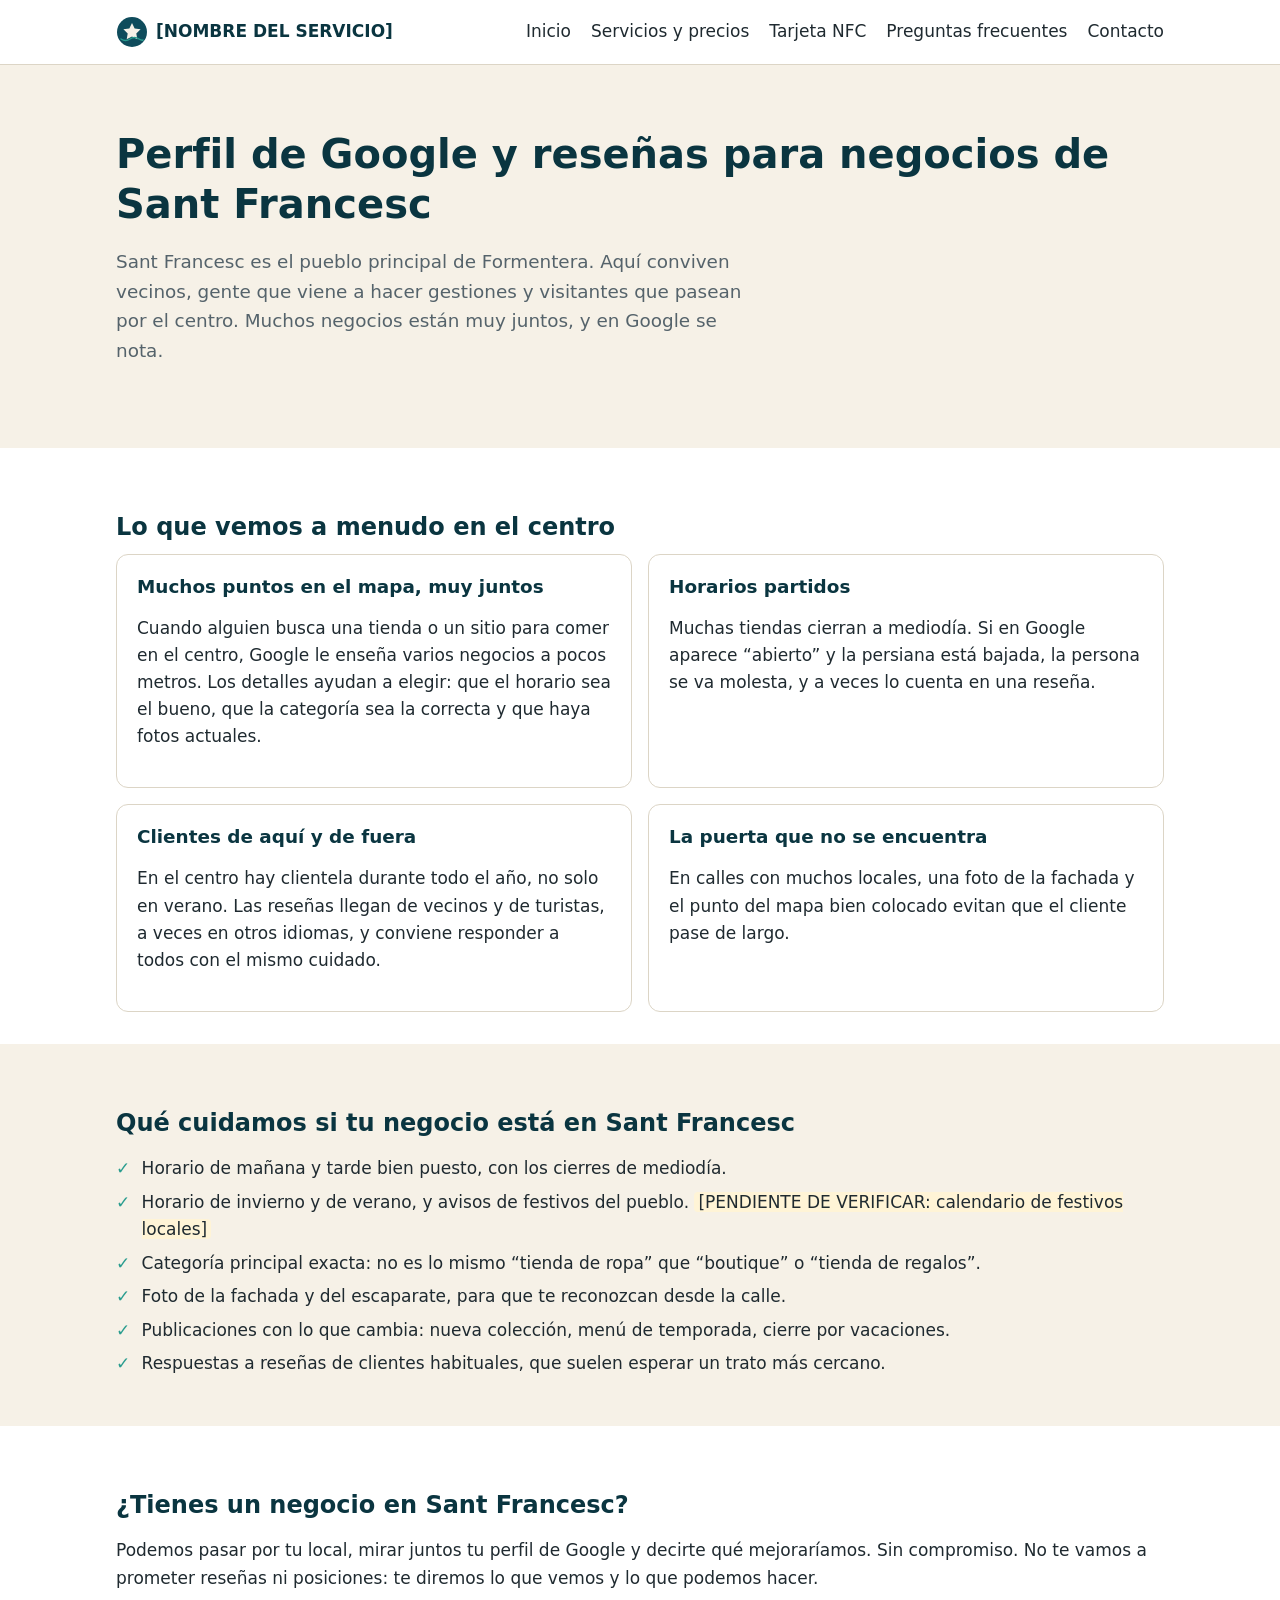
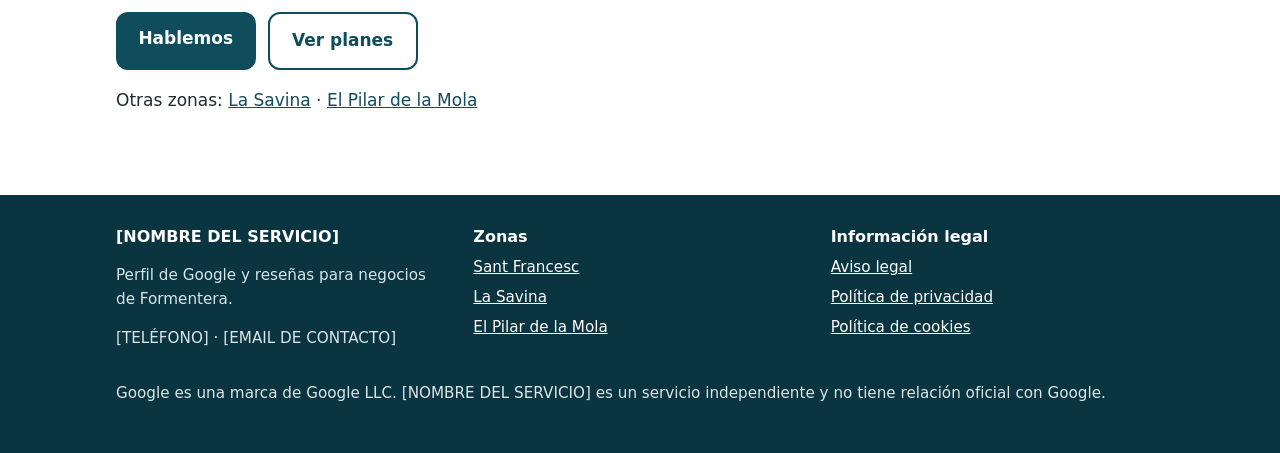
<file: web-resenas-formentera/web/formentera-sant-francesc.html>
<!doctype html>
<html lang="es">
<head>
  <meta charset="utf-8">
  <meta name="viewport" content="width=device-width, initial-scale=1">
  <title>Reseñas y perfil de Google en Sant Francesc, Formentera | [NOMBRE DEL SERVICIO]</title>
  <meta name="description" content="Para tiendas, bares y restaurantes del centro de Sant Francesc: horarios partidos, categorías correctas, fotos de fachada y respuestas a reseñas.">
  <meta name="robots" content="index,follow">
  <link rel="canonical" href="https://[DOMINIO]/formentera-sant-francesc.html">
  <meta property="og:type" content="website">
  <meta property="og:locale" content="es_ES">
  <meta property="og:site_name" content="[NOMBRE DEL SERVICIO]">
  <meta property="og:title" content="Reseñas y perfil de Google en Sant Francesc, Formentera | [NOMBRE DEL SERVICIO]">
  <meta property="og:description" content="Para tiendas, bares y restaurantes del centro de Sant Francesc: horarios partidos, categorías correctas, fotos de fachada y respuestas a reseñas.">
  <meta property="og:url" content="https://[DOMINIO]/formentera-sant-francesc.html">
  <link rel="icon" href="img/logo.svg" type="image/svg+xml">
  <link rel="stylesheet" href="css/estilos.css">
  <script type="application/ld+json">
{
  "@context": "https://schema.org",
  "@type": "Service",
  "name": "Gestión del perfil de Google y reseñas en Sant Francesc Xavier",
  "serviceType": "Gestión de perfil de empresa en Google y reseñas",
  "provider": {
    "@id": "https://[DOMINIO]/#negocio"
  },
  "areaServed": {
    "@type": "Place",
    "name": "Sant Francesc Xavier, Formentera"
  }
}
  </script>
</head>
<body>
  <a class="saltar" href="#contenido">Saltar al contenido</a>

  <header class="cabecera">
    <div class="contenedor">
      <a class="logo" href="index.html"><img src="img/logo.svg" alt="" width="32" height="32"> [NOMBRE DEL SERVICIO]</a>
      <button class="boton-menu" type="button" aria-expanded="false" aria-controls="menu">Menú</button>
      <nav id="menu" class="menu" aria-label="Menú principal">
      <ul>
        <li><a href="index.html">Inicio</a></li>
        <li><a href="servicios.html">Servicios y precios</a></li>
        <li><a href="tarjeta-nfc.html">Tarjeta NFC</a></li>
        <li><a href="preguntas-frecuentes.html">Preguntas frecuentes</a></li>
        <li><a href="contacto.html">Contacto</a></li>
      </ul>
      </nav>
    </div>
  </header>

  <main id="contenido">
    <section class="portada">
      <div class="contenedor">
        <h1>Perfil de Google y reseñas para negocios de Sant Francesc</h1>
        <p class="entradilla">Sant Francesc es el pueblo principal de Formentera. Aquí conviven vecinos, gente que viene a hacer gestiones y visitantes que pasean por el centro. Muchos negocios están muy juntos, y en Google se nota.</p>
      </div>
    </section>

    <section class="seccion">
      <div class="contenedor">
        <h2>Lo que vemos a menudo en el centro</h2>
        <div class="rejilla rejilla-2">
          <div class="tarjeta">
            <h3>Muchos puntos en el mapa, muy juntos</h3>
            <p>Cuando alguien busca una tienda o un sitio para comer en el centro, Google le enseña varios negocios a pocos metros. Los detalles ayudan a elegir: que el horario sea el bueno, que la categoría sea la correcta y que haya fotos actuales.</p>
          </div>
          <div class="tarjeta">
            <h3>Horarios partidos</h3>
            <p>Muchas tiendas cierran a mediodía. Si en Google aparece “abierto” y la persiana está bajada, la persona se va molesta, y a veces lo cuenta en una reseña.</p>
          </div>
          <div class="tarjeta">
            <h3>Clientes de aquí y de fuera</h3>
            <p>En el centro hay clientela durante todo el año, no solo en verano. Las reseñas llegan de vecinos y de turistas, a veces en otros idiomas, y conviene responder a todos con el mismo cuidado.</p>
          </div>
          <div class="tarjeta">
            <h3>La puerta que no se encuentra</h3>
            <p>En calles con muchos locales, una foto de la fachada y el punto del mapa bien colocado evitan que el cliente pase de largo.</p>
          </div>
        </div>
      </div>
    </section>

    <section class="seccion seccion-arena">
      <div class="contenedor">
        <h2>Qué cuidamos si tu negocio está en Sant Francesc</h2>
        <ul class="lista-check">
          <li>Horario de mañana y tarde bien puesto, con los cierres de mediodía.</li>
          <li>Horario de invierno y de verano, y avisos de festivos del pueblo. <span class="revisar">[PENDIENTE DE VERIFICAR: calendario de festivos locales]</span></li>
          <li>Categoría principal exacta: no es lo mismo “tienda de ropa” que “boutique” o “tienda de regalos”.</li>
          <li>Foto de la fachada y del escaparate, para que te reconozcan desde la calle.</li>
          <li>Publicaciones con lo que cambia: nueva colección, menú de temporada, cierre por vacaciones.</li>
          <li>Respuestas a reseñas de clientes habituales, que suelen esperar un trato más cercano.</li>
        </ul>
      </div>
    </section>

    <section class="seccion">
      <div class="contenedor">
        <h2>¿Tienes un negocio en Sant Francesc?</h2>
        <p>Podemos pasar por tu local, mirar juntos tu perfil de Google y decirte qué mejoraríamos. Sin compromiso. No te vamos a prometer reseñas ni posiciones: te diremos lo que vemos y lo que podemos hacer.</p>
        <div class="botones">
          <a class="boton" href="contacto.html">Hablemos</a>
          <a class="boton boton-secundario" href="servicios.html">Ver planes</a>
        </div>
        <p>Otras zonas: <a href="formentera-la-savina.html">La Savina</a> · <a href="formentera-el-pilar-de-la-mola.html">El Pilar de la Mola</a></p>
      </div>
    </section>
  </main>

  <footer class="pie">
    <div class="contenedor">
      <div class="rejilla">
        <div>
          <h2>[NOMBRE DEL SERVICIO]</h2>
          <p>Perfil de Google y reseñas para negocios de Formentera.</p>
          <p>[TELÉFONO] · [EMAIL DE CONTACTO]</p>
        </div>
        <div>
          <h2>Zonas</h2>
          <ul>
            <li><a href="formentera-sant-francesc.html">Sant Francesc</a></li>
            <li><a href="formentera-la-savina.html">La Savina</a></li>
            <li><a href="formentera-el-pilar-de-la-mola.html">El Pilar de la Mola</a></li>
          </ul>
        </div>
        <div>
          <h2>Información legal</h2>
          <ul>
            <li><a href="aviso-legal.html">Aviso legal</a></li>
            <li><a href="privacidad.html">Política de privacidad</a></li>
            <li><a href="cookies.html">Política de cookies</a></li>
          </ul>
        </div>
      </div>
      <p>Google es una marca de Google LLC. [NOMBRE DEL SERVICIO] es un servicio independiente y no tiene relación oficial con Google.</p>
    </div>
  </footer>

  <script src="js/menu.js" defer></script>
</body>
</html>
</file>
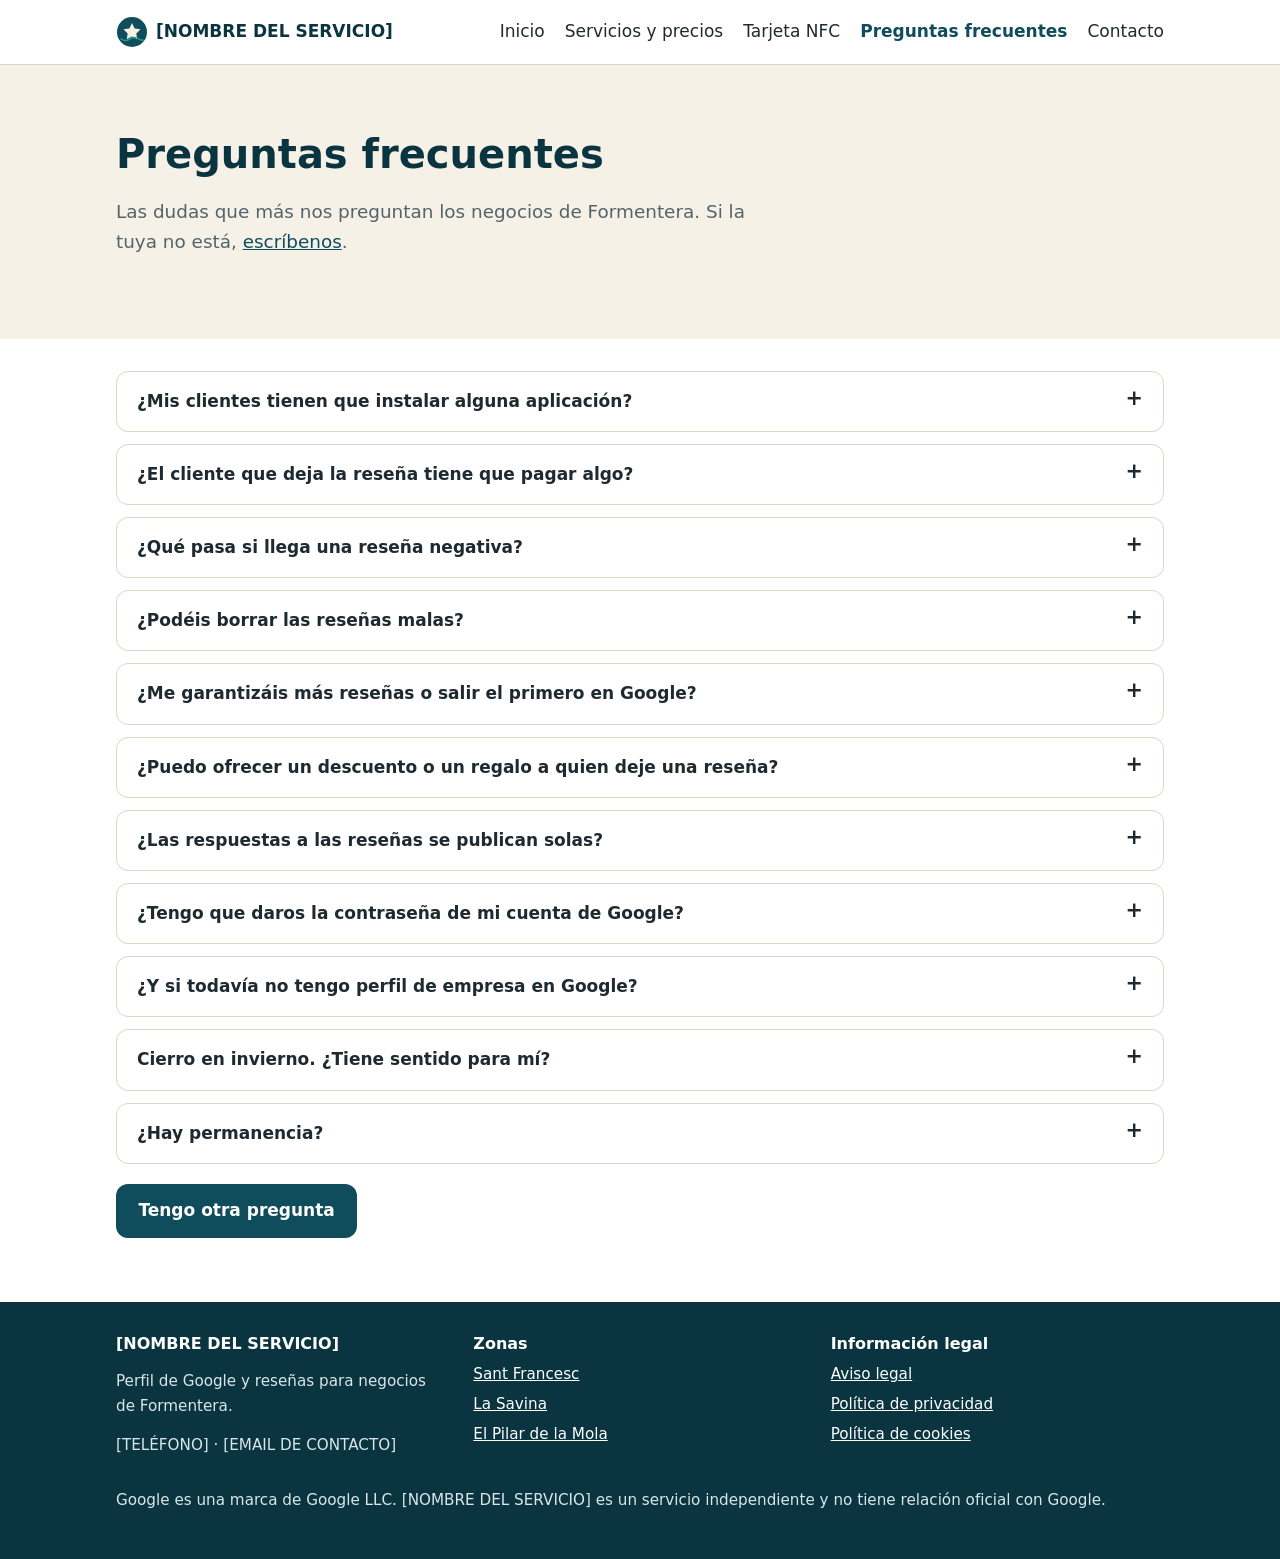
<file: web-resenas-formentera/web/preguntas-frecuentes.html>
<!doctype html>
<html lang="es">
<head>
  <meta charset="utf-8">
  <meta name="viewport" content="width=device-width, initial-scale=1">
  <title>Preguntas frecuentes | [NOMBRE DEL SERVICIO]</title>
  <meta name="description" content="Respuestas claras sobre reseñas de Google, la tarjeta NFC, las reseñas negativas y cómo trabajamos con negocios de Formentera.">
  <meta name="robots" content="index,follow">
  <link rel="canonical" href="https://[DOMINIO]/preguntas-frecuentes.html">
  <meta property="og:type" content="website">
  <meta property="og:locale" content="es_ES">
  <meta property="og:site_name" content="[NOMBRE DEL SERVICIO]">
  <meta property="og:title" content="Preguntas frecuentes | [NOMBRE DEL SERVICIO]">
  <meta property="og:description" content="Respuestas claras sobre reseñas de Google, la tarjeta NFC, las reseñas negativas y cómo trabajamos con negocios de Formentera.">
  <meta property="og:url" content="https://[DOMINIO]/preguntas-frecuentes.html">
  <link rel="icon" href="img/logo.svg" type="image/svg+xml">
  <link rel="stylesheet" href="css/estilos.css">
  <script type="application/ld+json">
{
  "@context": "https://schema.org",
  "@type": "FAQPage",
  "mainEntity": [
    {
      "@type": "Question",
      "name": "¿Mis clientes tienen que instalar alguna aplicación?",
      "acceptedAnswer": {
        "@type": "Answer",
        "text": "No. Con la tarjeta NFC basta con acercar el móvil: se abre la página de Google directamente en el navegador. Si el móvil no tiene NFC o lo tiene desactivado, pueden usar el código QR de la tarjeta con la cámara."
      }
    },
    {
      "@type": "Question",
      "name": "¿El cliente que deja la reseña tiene que pagar algo?",
      "acceptedAnswer": {
        "@type": "Answer",
        "text": "No. Dejar una reseña en Google es gratis. Y al revés tampoco: no se le puede dar nada a cambio de la reseña."
      }
    },
    {
      "@type": "Question",
      "name": "¿Qué pasa si llega una reseña negativa?",
      "acceptedAnswer": {
        "@type": "Answer",
        "text": "Preparamos un borrador de respuesta tranquilo y educado, sin discutir. Una persona lo revisa y, si quieres, te lo enseñamos antes. Una buena respuesta no borra la reseña, pero muestra a los demás clientes cómo tratas los problemas. Si la reseña incumple las normas de Google (insultos, spam, alguien que nunca fue cliente), te ayudamos a denunciarla, pero es Google quien decide si la retira."
      }
    },
    {
      "@type": "Question",
      "name": "¿Podéis borrar las reseñas malas?",
      "acceptedAnswer": {
        "@type": "Answer",
        "text": "No. Nadie puede borrar reseñas de Google a voluntad, y desconfía de quien te lo ofrezca. Solo Google retira las que incumplen sus normas."
      }
    },
    {
      "@type": "Question",
      "name": "¿Me garantizáis más reseñas o salir el primero en Google?",
      "acceptedAnswer": {
        "@type": "Answer",
        "text": "No. Nadie puede garantizar eso con honestidad: depende de tus clientes y de cómo funciona Google. Lo que sí hacemos es que tu perfil esté completo y correcto, y que pedir una reseña sea fácil."
      }
    },
    {
      "@type": "Question",
      "name": "¿Puedo ofrecer un descuento o un regalo a quien deje una reseña?",
      "acceptedAnswer": {
        "@type": "Answer",
        "text": "No. Google lo prohíbe, y puede retirar reseñas o penalizar tu perfil. Tampoco se pueden pedir reseñas solo a los clientes contentos. Se pide a todos por igual y sin dar nada a cambio."
      }
    },
    {
      "@type": "Question",
      "name": "¿Las respuestas a las reseñas se publican solas?",
      "acceptedAnswer": {
        "@type": "Answer",
        "text": "No. Nunca publicamos nada automáticamente. Cada respuesta es un borrador que revisa una persona antes de publicarlo. Si lo prefieres, también te lo mandamos a ti para que le des el visto bueno."
      }
    },
    {
      "@type": "Question",
      "name": "¿Tengo que daros la contraseña de mi cuenta de Google?",
      "acceptedAnswer": {
        "@type": "Answer",
        "text": "No. Desde tu perfil de empresa nos añades como administradores. Tú sigues siendo el propietario y puedes quitarnos el acceso cuando quieras."
      }
    },
    {
      "@type": "Question",
      "name": "¿Y si todavía no tengo perfil de empresa en Google?",
      "acceptedAnswer": {
        "@type": "Answer",
        "text": "Te ayudamos a crearlo. Google pide verificar que el negocio es tuyo, y ese paso lo controla Google: a veces es rápido y a veces tarda más."
      }
    },
    {
      "@type": "Question",
      "name": "Cierro en invierno. ¿Tiene sentido para mí?",
      "acceptedAnswer": {
        "@type": "Answer",
        "text": "Sí. Podemos marcar el negocio como cerrado temporalmente para que no parezca cerrado para siempre, y anunciar la reapertura. Si te interesa, podemos hablar de un plan adaptado a tu temporada. [REVISAR]"
      }
    },
    {
      "@type": "Question",
      "name": "¿Hay permanencia?",
      "acceptedAnswer": {
        "@type": "Answer",
        "text": "[REVISAR: sin permanencia / X meses]. Si dejas el servicio, el perfil, las fotos y las reseñas siguen siendo tuyos."
      }
    }
  ]
}
  </script>
</head>
<body>
  <a class="saltar" href="#contenido">Saltar al contenido</a>

  <header class="cabecera">
    <div class="contenedor">
      <a class="logo" href="index.html"><img src="img/logo.svg" alt="" width="32" height="32"> [NOMBRE DEL SERVICIO]</a>
      <button class="boton-menu" type="button" aria-expanded="false" aria-controls="menu">Menú</button>
      <nav id="menu" class="menu" aria-label="Menú principal">
      <ul>
        <li><a href="index.html">Inicio</a></li>
        <li><a href="servicios.html">Servicios y precios</a></li>
        <li><a href="tarjeta-nfc.html">Tarjeta NFC</a></li>
        <li><a href="preguntas-frecuentes.html" aria-current="page">Preguntas frecuentes</a></li>
        <li><a href="contacto.html">Contacto</a></li>
      </ul>
      </nav>
    </div>
  </header>

  <main id="contenido">
    <section class="portada">
      <div class="contenedor">
        <h1>Preguntas frecuentes</h1>
        <p class="entradilla">Las dudas que más nos preguntan los negocios de Formentera. Si la tuya no está, <a href="contacto.html">escríbenos</a>.</p>
      </div>
    </section>

    <section class="seccion">
      <div class="contenedor">
        <div class="faq">
          <details>
            <summary>¿Mis clientes tienen que instalar alguna aplicación?</summary>
            <div><p>No. Con la tarjeta NFC basta con acercar el móvil: se abre la página de Google directamente en el navegador. Si el móvil no tiene NFC o lo tiene desactivado, pueden usar el código QR de la tarjeta con la cámara.</p></div>
          </details>
          <details>
            <summary>¿El cliente que deja la reseña tiene que pagar algo?</summary>
            <div><p>No. Dejar una reseña en Google es gratis. Y al revés tampoco: no se le puede dar nada a cambio de la reseña.</p></div>
          </details>
          <details>
            <summary>¿Qué pasa si llega una reseña negativa?</summary>
            <div><p>Preparamos un borrador de respuesta tranquilo y educado, sin discutir. Una persona lo revisa y, si quieres, te lo enseñamos antes. Una buena respuesta no borra la reseña, pero muestra a los demás clientes cómo tratas los problemas. Si la reseña incumple las normas de Google (insultos, spam, alguien que nunca fue cliente), te ayudamos a denunciarla, pero es Google quien decide si la retira.</p></div>
          </details>
          <details>
            <summary>¿Podéis borrar las reseñas malas?</summary>
            <div><p>No. Nadie puede borrar reseñas de Google a voluntad, y desconfía de quien te lo ofrezca. Solo Google retira las que incumplen sus normas.</p></div>
          </details>
          <details>
            <summary>¿Me garantizáis más reseñas o salir el primero en Google?</summary>
            <div><p>No. Nadie puede garantizar eso con honestidad: depende de tus clientes y de cómo funciona Google. Lo que sí hacemos es que tu perfil esté completo y correcto, y que pedir una reseña sea fácil.</p></div>
          </details>
          <details>
            <summary>¿Puedo ofrecer un descuento o un regalo a quien deje una reseña?</summary>
            <div><p>No. Google lo prohíbe, y puede retirar reseñas o penalizar tu perfil. Tampoco se pueden pedir reseñas solo a los clientes contentos. Se pide a todos por igual y sin dar nada a cambio.</p></div>
          </details>
          <details>
            <summary>¿Las respuestas a las reseñas se publican solas?</summary>
            <div><p>No. Nunca publicamos nada automáticamente. Cada respuesta es un borrador que revisa una persona antes de publicarlo. Si lo prefieres, también te lo mandamos a ti para que le des el visto bueno.</p></div>
          </details>
          <details>
            <summary>¿Tengo que daros la contraseña de mi cuenta de Google?</summary>
            <div><p>No. Desde tu perfil de empresa nos añades como administradores. Tú sigues siendo el propietario y puedes quitarnos el acceso cuando quieras.</p></div>
          </details>
          <details>
            <summary>¿Y si todavía no tengo perfil de empresa en Google?</summary>
            <div><p>Te ayudamos a crearlo. Google pide verificar que el negocio es tuyo, y ese paso lo controla Google: a veces es rápido y a veces tarda más.</p></div>
          </details>
          <details>
            <summary>Cierro en invierno. ¿Tiene sentido para mí?</summary>
            <div><p>Sí. Podemos marcar el negocio como cerrado temporalmente para que no parezca cerrado para siempre, y anunciar la reapertura. Si te interesa, podemos hablar de un plan adaptado a tu temporada. <span class="revisar">[REVISAR]</span></p></div>
          </details>
          <details>
            <summary>¿Hay permanencia?</summary>
            <div><p>[REVISAR: sin permanencia / X meses]. Si dejas el servicio, el perfil, las fotos y las reseñas siguen siendo tuyos.</p></div>
          </details>
        </div>
        <div class="botones">
          <a class="boton" href="contacto.html">Tengo otra pregunta</a>
        </div>
      </div>
    </section>
  </main>

  <footer class="pie">
    <div class="contenedor">
      <div class="rejilla">
        <div>
          <h2>[NOMBRE DEL SERVICIO]</h2>
          <p>Perfil de Google y reseñas para negocios de Formentera.</p>
          <p>[TELÉFONO] · [EMAIL DE CONTACTO]</p>
        </div>
        <div>
          <h2>Zonas</h2>
          <ul>
            <li><a href="formentera-sant-francesc.html">Sant Francesc</a></li>
            <li><a href="formentera-la-savina.html">La Savina</a></li>
            <li><a href="formentera-el-pilar-de-la-mola.html">El Pilar de la Mola</a></li>
          </ul>
        </div>
        <div>
          <h2>Información legal</h2>
          <ul>
            <li><a href="aviso-legal.html">Aviso legal</a></li>
            <li><a href="privacidad.html">Política de privacidad</a></li>
            <li><a href="cookies.html">Política de cookies</a></li>
          </ul>
        </div>
      </div>
      <p>Google es una marca de Google LLC. [NOMBRE DEL SERVICIO] es un servicio independiente y no tiene relación oficial con Google.</p>
    </div>
  </footer>

  <script src="js/menu.js" defer></script>
</body>
</html>
</file>
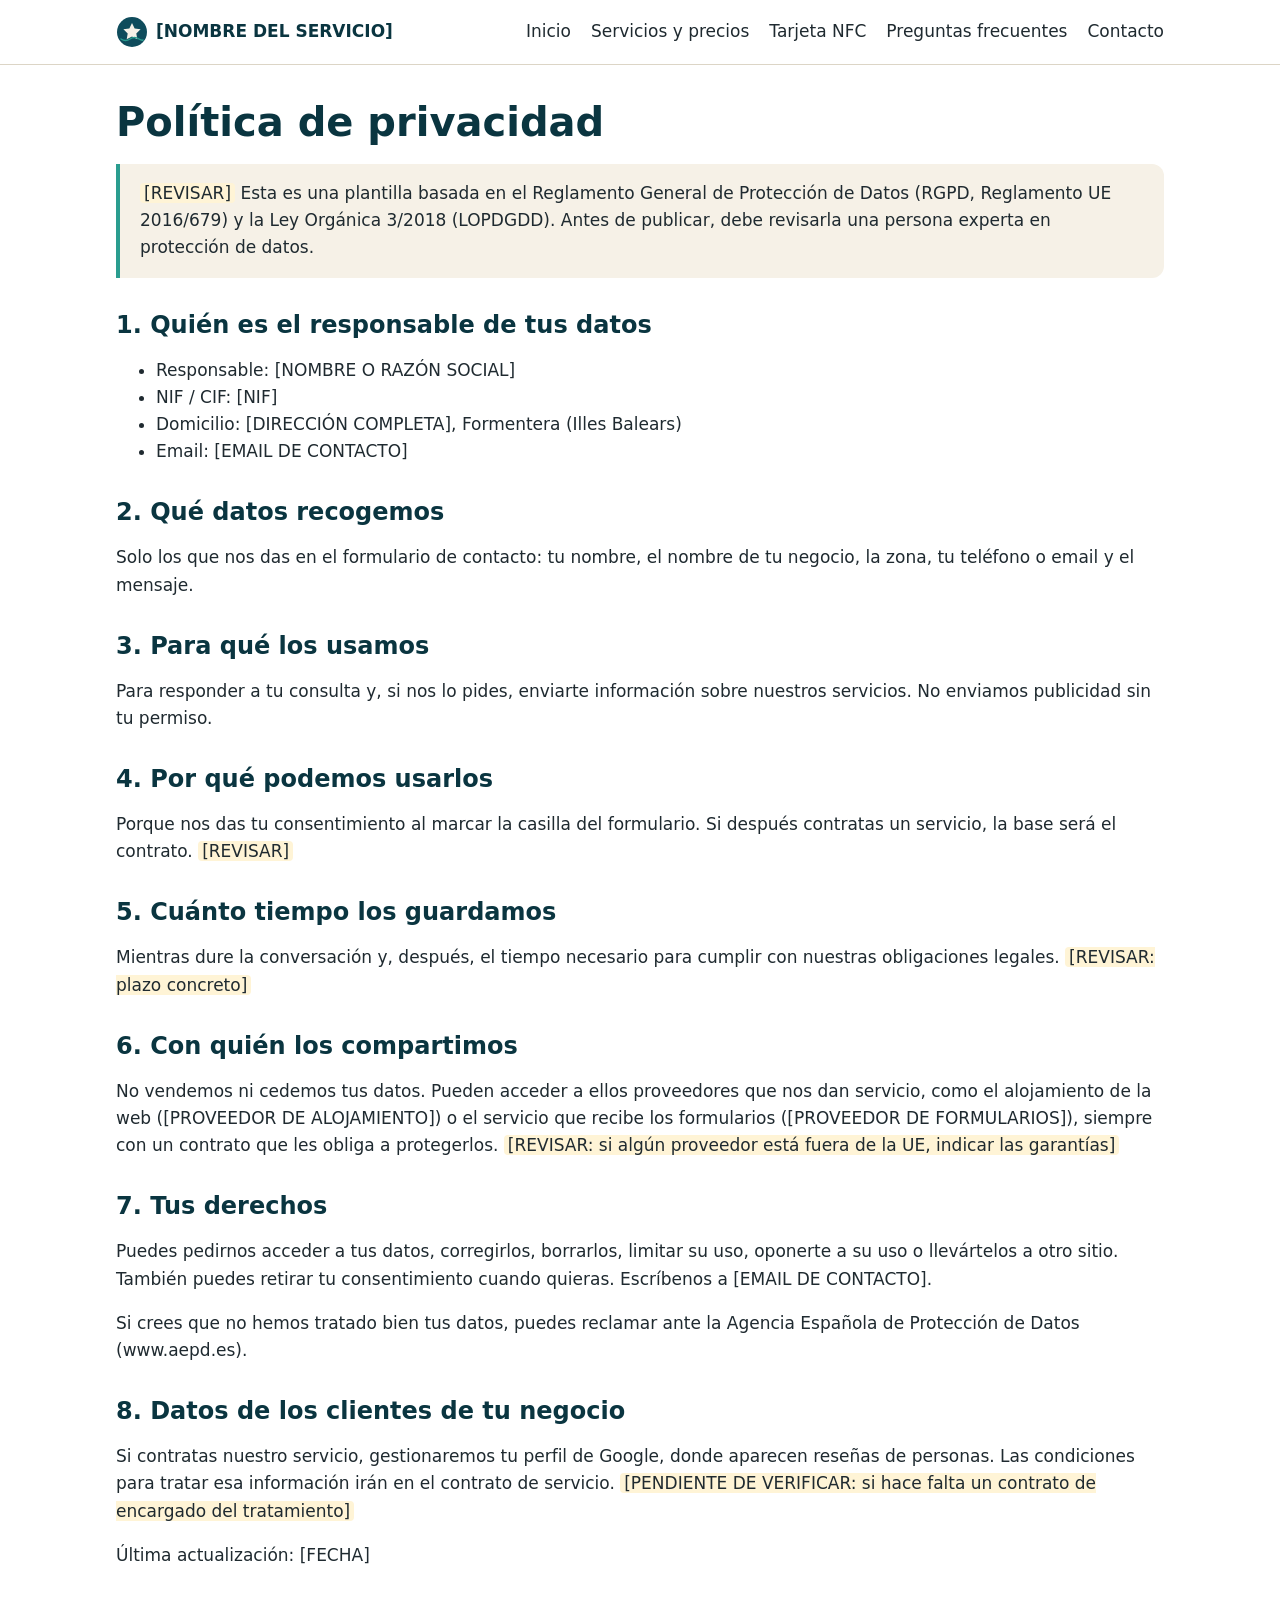
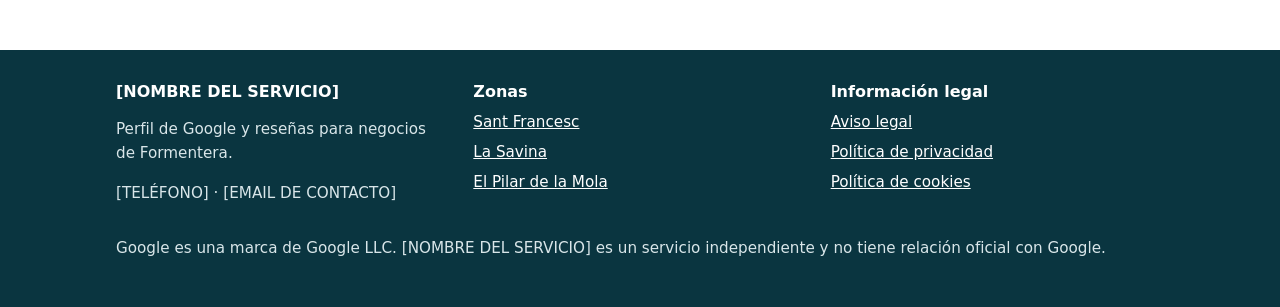
<file: web-resenas-formentera/web/privacidad.html>
<!doctype html>
<html lang="es">
<head>
  <meta charset="utf-8">
  <meta name="viewport" content="width=device-width, initial-scale=1">
  <title>Política de privacidad | [NOMBRE DEL SERVICIO]</title>
  <meta name="description" content="Cómo tratamos los datos que nos envías por el formulario de contacto.">
  <meta name="robots" content="noindex,follow">
  <link rel="canonical" href="https://[DOMINIO]/privacidad.html">
  <meta property="og:type" content="website">
  <meta property="og:locale" content="es_ES">
  <meta property="og:site_name" content="[NOMBRE DEL SERVICIO]">
  <meta property="og:title" content="Política de privacidad | [NOMBRE DEL SERVICIO]">
  <meta property="og:description" content="Cómo tratamos los datos que nos envías por el formulario de contacto.">
  <meta property="og:url" content="https://[DOMINIO]/privacidad.html">
  <link rel="icon" href="img/logo.svg" type="image/svg+xml">
  <link rel="stylesheet" href="css/estilos.css">
</head>
<body>
  <a class="saltar" href="#contenido">Saltar al contenido</a>

  <header class="cabecera">
    <div class="contenedor">
      <a class="logo" href="index.html"><img src="img/logo.svg" alt="" width="32" height="32"> [NOMBRE DEL SERVICIO]</a>
      <button class="boton-menu" type="button" aria-expanded="false" aria-controls="menu">Menú</button>
      <nav id="menu" class="menu" aria-label="Menú principal">
      <ul>
        <li><a href="index.html">Inicio</a></li>
        <li><a href="servicios.html">Servicios y precios</a></li>
        <li><a href="tarjeta-nfc.html">Tarjeta NFC</a></li>
        <li><a href="preguntas-frecuentes.html">Preguntas frecuentes</a></li>
        <li><a href="contacto.html">Contacto</a></li>
      </ul>
      </nav>
    </div>
  </header>

  <main id="contenido">
    <section class="seccion">
      <div class="contenedor">
        <h1>Política de privacidad</h1>
        <p class="nota"><span class="revisar">[REVISAR]</span> Esta es una plantilla basada en el Reglamento General de Protección de Datos (RGPD, Reglamento UE 2016/679) y la Ley Orgánica 3/2018 (LOPDGDD). Antes de publicar, debe revisarla una persona experta en protección de datos.</p>

        <h2>1. Quién es el responsable de tus datos</h2>
        <ul>
          <li>Responsable: [NOMBRE O RAZÓN SOCIAL]</li>
          <li>NIF / CIF: [NIF]</li>
          <li>Domicilio: [DIRECCIÓN COMPLETA], Formentera (Illes Balears)</li>
          <li>Email: [EMAIL DE CONTACTO]</li>
        </ul>

        <h2>2. Qué datos recogemos</h2>
        <p>Solo los que nos das en el formulario de contacto: tu nombre, el nombre de tu negocio, la zona, tu teléfono o email y el mensaje.</p>

        <h2>3. Para qué los usamos</h2>
        <p>Para responder a tu consulta y, si nos lo pides, enviarte información sobre nuestros servicios. No enviamos publicidad sin tu permiso.</p>

        <h2>4. Por qué podemos usarlos</h2>
        <p>Porque nos das tu consentimiento al marcar la casilla del formulario. Si después contratas un servicio, la base será el contrato. <span class="revisar">[REVISAR]</span></p>

        <h2>5. Cuánto tiempo los guardamos</h2>
        <p>Mientras dure la conversación y, después, el tiempo necesario para cumplir con nuestras obligaciones legales. <span class="revisar">[REVISAR: plazo concreto]</span></p>

        <h2>6. Con quién los compartimos</h2>
        <p>No vendemos ni cedemos tus datos. Pueden acceder a ellos proveedores que nos dan servicio, como el alojamiento de la web ([PROVEEDOR DE ALOJAMIENTO]) o el servicio que recibe los formularios ([PROVEEDOR DE FORMULARIOS]), siempre con un contrato que les obliga a protegerlos. <span class="revisar">[REVISAR: si algún proveedor está fuera de la UE, indicar las garantías]</span></p>

        <h2>7. Tus derechos</h2>
        <p>Puedes pedirnos acceder a tus datos, corregirlos, borrarlos, limitar su uso, oponerte a su uso o llevártelos a otro sitio. También puedes retirar tu consentimiento cuando quieras. Escríbenos a [EMAIL DE CONTACTO].</p>
        <p>Si crees que no hemos tratado bien tus datos, puedes reclamar ante la Agencia Española de Protección de Datos (www.aepd.es).</p>

        <h2>8. Datos de los clientes de tu negocio</h2>
        <p>Si contratas nuestro servicio, gestionaremos tu perfil de Google, donde aparecen reseñas de personas. Las condiciones para tratar esa información irán en el contrato de servicio. <span class="revisar">[PENDIENTE DE VERIFICAR: si hace falta un contrato de encargado del tratamiento]</span></p>

        <p>Última actualización: [FECHA]</p>
      </div>
    </section>
  </main>

  <footer class="pie">
    <div class="contenedor">
      <div class="rejilla">
        <div>
          <h2>[NOMBRE DEL SERVICIO]</h2>
          <p>Perfil de Google y reseñas para negocios de Formentera.</p>
          <p>[TELÉFONO] · [EMAIL DE CONTACTO]</p>
        </div>
        <div>
          <h2>Zonas</h2>
          <ul>
            <li><a href="formentera-sant-francesc.html">Sant Francesc</a></li>
            <li><a href="formentera-la-savina.html">La Savina</a></li>
            <li><a href="formentera-el-pilar-de-la-mola.html">El Pilar de la Mola</a></li>
          </ul>
        </div>
        <div>
          <h2>Información legal</h2>
          <ul>
            <li><a href="aviso-legal.html">Aviso legal</a></li>
            <li><a href="privacidad.html">Política de privacidad</a></li>
            <li><a href="cookies.html">Política de cookies</a></li>
          </ul>
        </div>
      </div>
      <p>Google es una marca de Google LLC. [NOMBRE DEL SERVICIO] es un servicio independiente y no tiene relación oficial con Google.</p>
    </div>
  </footer>

  <script src="js/menu.js" defer></script>
</body>
</html>
</file>
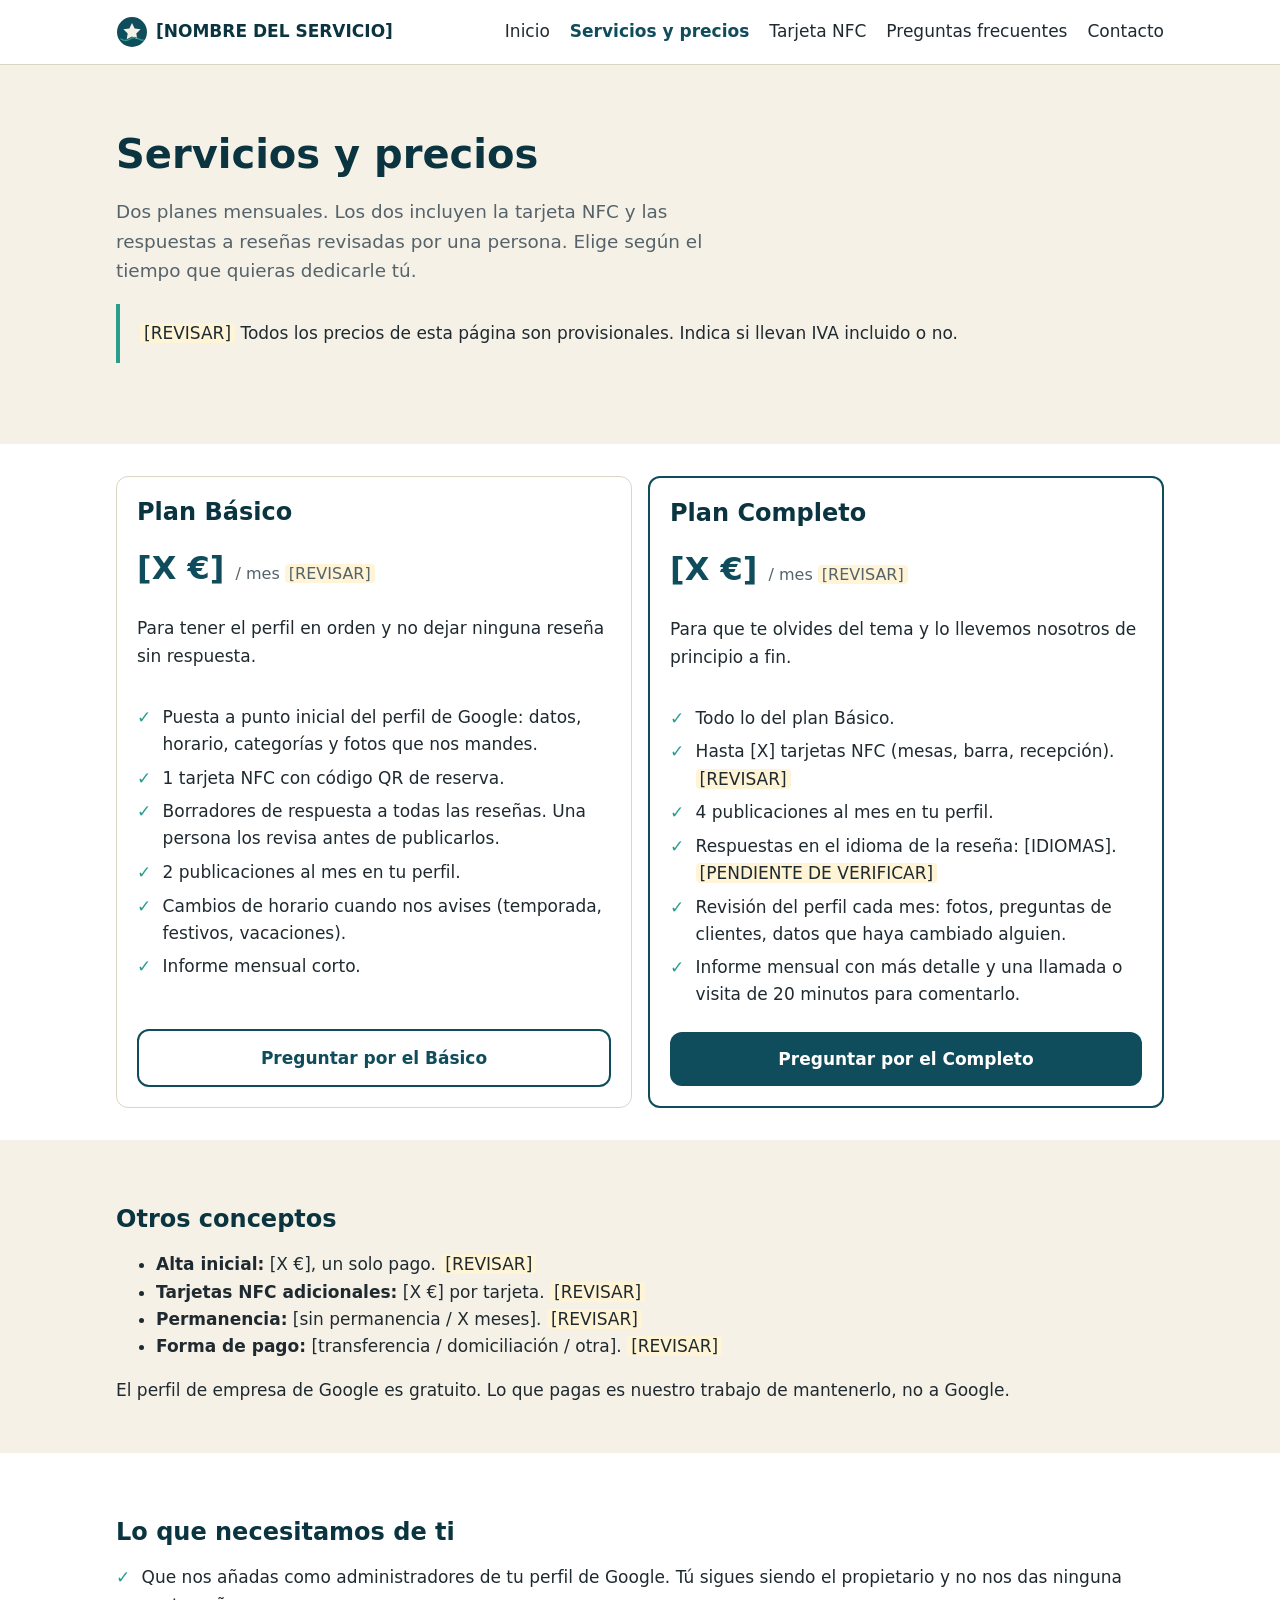
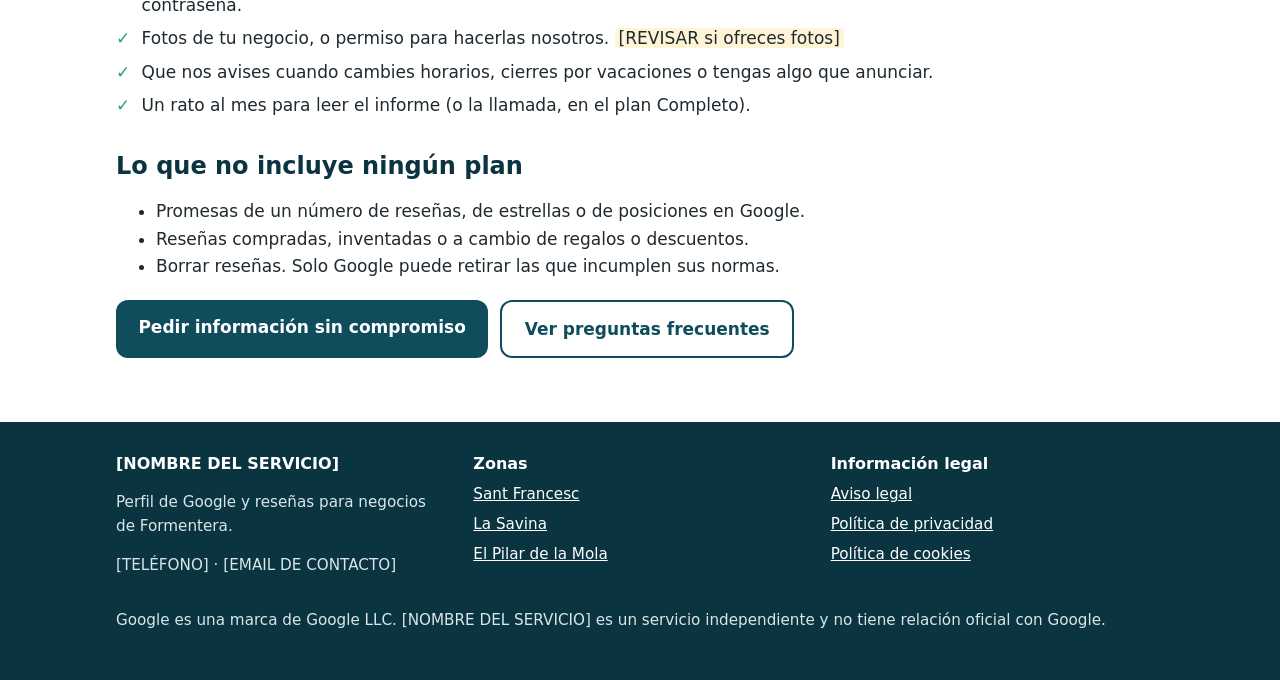
<file: web-resenas-formentera/web/servicios.html>
<!doctype html>
<html lang="es">
<head>
  <meta charset="utf-8">
  <meta name="viewport" content="width=device-width, initial-scale=1">
  <title>Servicios y precios | [NOMBRE DEL SERVICIO]</title>
  <meta name="description" content="Plan Básico y plan Completo para gestionar tu perfil de Google y tus reseñas en Formentera. Qué incluye cada uno y cuánto cuesta.">
  <meta name="robots" content="index,follow">
  <link rel="canonical" href="https://[DOMINIO]/servicios.html">
  <meta property="og:type" content="website">
  <meta property="og:locale" content="es_ES">
  <meta property="og:site_name" content="[NOMBRE DEL SERVICIO]">
  <meta property="og:title" content="Servicios y precios | [NOMBRE DEL SERVICIO]">
  <meta property="og:description" content="Plan Básico y plan Completo para gestionar tu perfil de Google y tus reseñas en Formentera. Qué incluye cada uno y cuánto cuesta.">
  <meta property="og:url" content="https://[DOMINIO]/servicios.html">
  <link rel="icon" href="img/logo.svg" type="image/svg+xml">
  <link rel="stylesheet" href="css/estilos.css">
</head>
<body>
  <a class="saltar" href="#contenido">Saltar al contenido</a>

  <header class="cabecera">
    <div class="contenedor">
      <a class="logo" href="index.html"><img src="img/logo.svg" alt="" width="32" height="32"> [NOMBRE DEL SERVICIO]</a>
      <button class="boton-menu" type="button" aria-expanded="false" aria-controls="menu">Menú</button>
      <nav id="menu" class="menu" aria-label="Menú principal">
      <ul>
        <li><a href="index.html">Inicio</a></li>
        <li><a href="servicios.html" aria-current="page">Servicios y precios</a></li>
        <li><a href="tarjeta-nfc.html">Tarjeta NFC</a></li>
        <li><a href="preguntas-frecuentes.html">Preguntas frecuentes</a></li>
        <li><a href="contacto.html">Contacto</a></li>
      </ul>
      </nav>
    </div>
  </header>

  <main id="contenido">
    <section class="portada">
      <div class="contenedor">
        <h1>Servicios y precios</h1>
        <p class="entradilla">Dos planes mensuales. Los dos incluyen la tarjeta NFC y las respuestas a reseñas revisadas por una persona. Elige según el tiempo que quieras dedicarle tú.</p>
        <p class="nota"><span class="revisar">[REVISAR]</span> Todos los precios de esta página son provisionales. Indica si llevan IVA incluido o no.</p>
      </div>
    </section>

    <section class="seccion">
      <div class="contenedor">
        <div class="rejilla rejilla-2">
          <article class="tarjeta plan">
            <h2>Plan Básico</h2>
            <p class="precio">[X €] <small>/ mes <span class="revisar">[REVISAR]</span></small></p>
            <p>Para tener el perfil en orden y no dejar ninguna reseña sin respuesta.</p>
            <ul class="lista-check">
              <li>Puesta a punto inicial del perfil de Google: datos, horario, categorías y fotos que nos mandes.</li>
              <li>1 tarjeta NFC con código QR de reserva.</li>
              <li>Borradores de respuesta a todas las reseñas. Una persona los revisa antes de publicarlos.</li>
              <li>2 publicaciones al mes en tu perfil.</li>
              <li>Cambios de horario cuando nos avises (temporada, festivos, vacaciones).</li>
              <li>Informe mensual corto.</li>
            </ul>
            <a class="boton boton-secundario" href="contacto.html">Preguntar por el Básico</a>
          </article>

          <article class="tarjeta plan plan-destacado">
            <h2>Plan Completo</h2>
            <p class="precio">[X €] <small>/ mes <span class="revisar">[REVISAR]</span></small></p>
            <p>Para que te olvides del tema y lo llevemos nosotros de principio a fin.</p>
            <ul class="lista-check">
              <li>Todo lo del plan Básico.</li>
              <li>Hasta [X] tarjetas NFC (mesas, barra, recepción). <span class="revisar">[REVISAR]</span></li>
              <li>4 publicaciones al mes en tu perfil.</li>
              <li>Respuestas en el idioma de la reseña: [IDIOMAS]. <span class="revisar">[PENDIENTE DE VERIFICAR]</span></li>
              <li>Revisión del perfil cada mes: fotos, preguntas de clientes, datos que haya cambiado alguien.</li>
              <li>Informe mensual con más detalle y una llamada o visita de 20 minutos para comentarlo.</li>
            </ul>
            <a class="boton" href="contacto.html">Preguntar por el Completo</a>
          </article>
        </div>
      </div>
    </section>

    <section class="seccion seccion-arena">
      <div class="contenedor">
        <h2>Otros conceptos</h2>
        <ul>
          <li><strong>Alta inicial:</strong> [X €], un solo pago. <span class="revisar">[REVISAR]</span></li>
          <li><strong>Tarjetas NFC adicionales:</strong> [X €] por tarjeta. <span class="revisar">[REVISAR]</span></li>
          <li><strong>Permanencia:</strong> [sin permanencia / X meses]. <span class="revisar">[REVISAR]</span></li>
          <li><strong>Forma de pago:</strong> [transferencia / domiciliación / otra]. <span class="revisar">[REVISAR]</span></li>
        </ul>
        <p>El perfil de empresa de Google es gratuito. Lo que pagas es nuestro trabajo de mantenerlo, no a Google.</p>
      </div>
    </section>

    <section class="seccion">
      <div class="contenedor">
        <h2>Lo que necesitamos de ti</h2>
        <ul class="lista-check">
          <li>Que nos añadas como administradores de tu perfil de Google. Tú sigues siendo el propietario y no nos das ninguna contraseña.</li>
          <li>Fotos de tu negocio, o permiso para hacerlas nosotros. <span class="revisar">[REVISAR si ofreces fotos]</span></li>
          <li>Que nos avises cuando cambies horarios, cierres por vacaciones o tengas algo que anunciar.</li>
          <li>Un rato al mes para leer el informe (o la llamada, en el plan Completo).</li>
        </ul>

        <h2>Lo que no incluye ningún plan</h2>
        <ul>
          <li>Promesas de un número de reseñas, de estrellas o de posiciones en Google.</li>
          <li>Reseñas compradas, inventadas o a cambio de regalos o descuentos.</li>
          <li>Borrar reseñas. Solo Google puede retirar las que incumplen sus normas.</li>
        </ul>

        <div class="botones">
          <a class="boton" href="contacto.html">Pedir información sin compromiso</a>
          <a class="boton boton-secundario" href="preguntas-frecuentes.html">Ver preguntas frecuentes</a>
        </div>
      </div>
    </section>
  </main>

  <footer class="pie">
    <div class="contenedor">
      <div class="rejilla">
        <div>
          <h2>[NOMBRE DEL SERVICIO]</h2>
          <p>Perfil de Google y reseñas para negocios de Formentera.</p>
          <p>[TELÉFONO] · [EMAIL DE CONTACTO]</p>
        </div>
        <div>
          <h2>Zonas</h2>
          <ul>
            <li><a href="formentera-sant-francesc.html">Sant Francesc</a></li>
            <li><a href="formentera-la-savina.html">La Savina</a></li>
            <li><a href="formentera-el-pilar-de-la-mola.html">El Pilar de la Mola</a></li>
          </ul>
        </div>
        <div>
          <h2>Información legal</h2>
          <ul>
            <li><a href="aviso-legal.html">Aviso legal</a></li>
            <li><a href="privacidad.html">Política de privacidad</a></li>
            <li><a href="cookies.html">Política de cookies</a></li>
          </ul>
        </div>
      </div>
      <p>Google es una marca de Google LLC. [NOMBRE DEL SERVICIO] es un servicio independiente y no tiene relación oficial con Google.</p>
    </div>
  </footer>

  <script src="js/menu.js" defer></script>
</body>
</html>
</file>
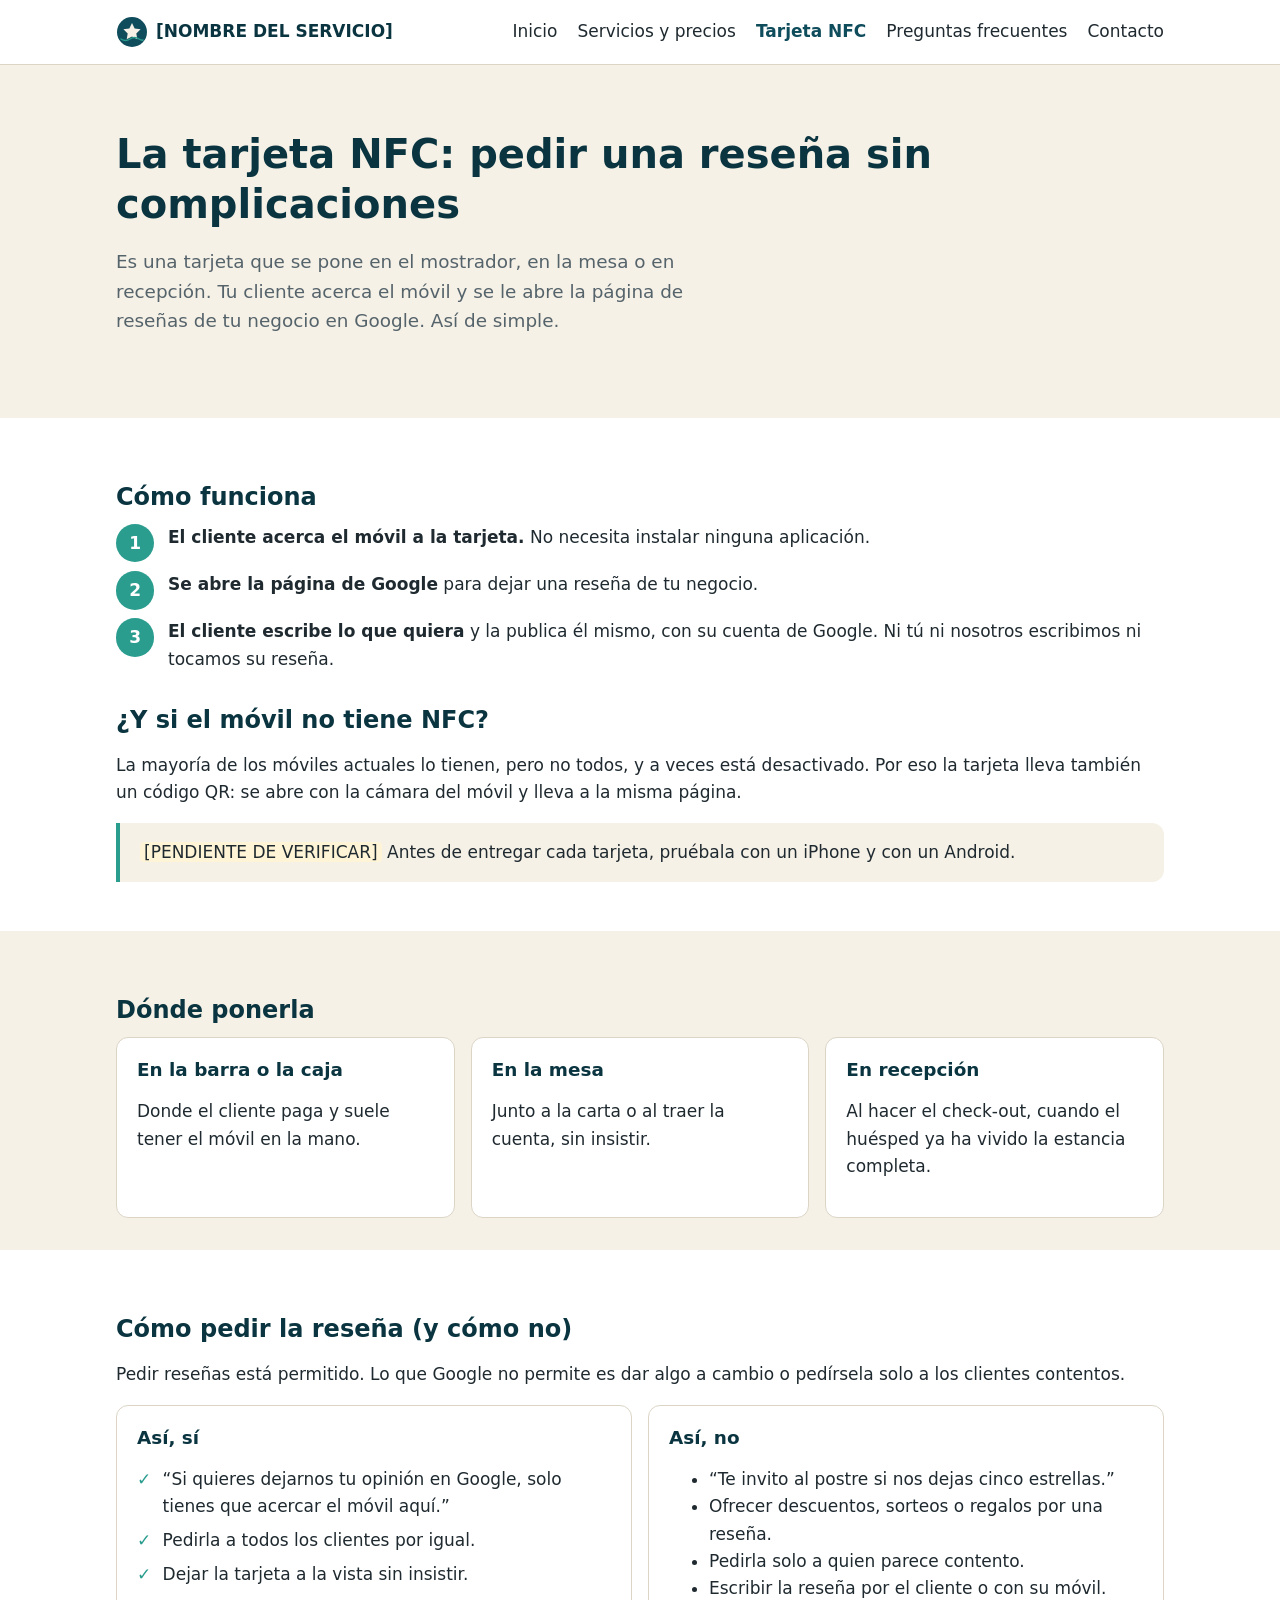
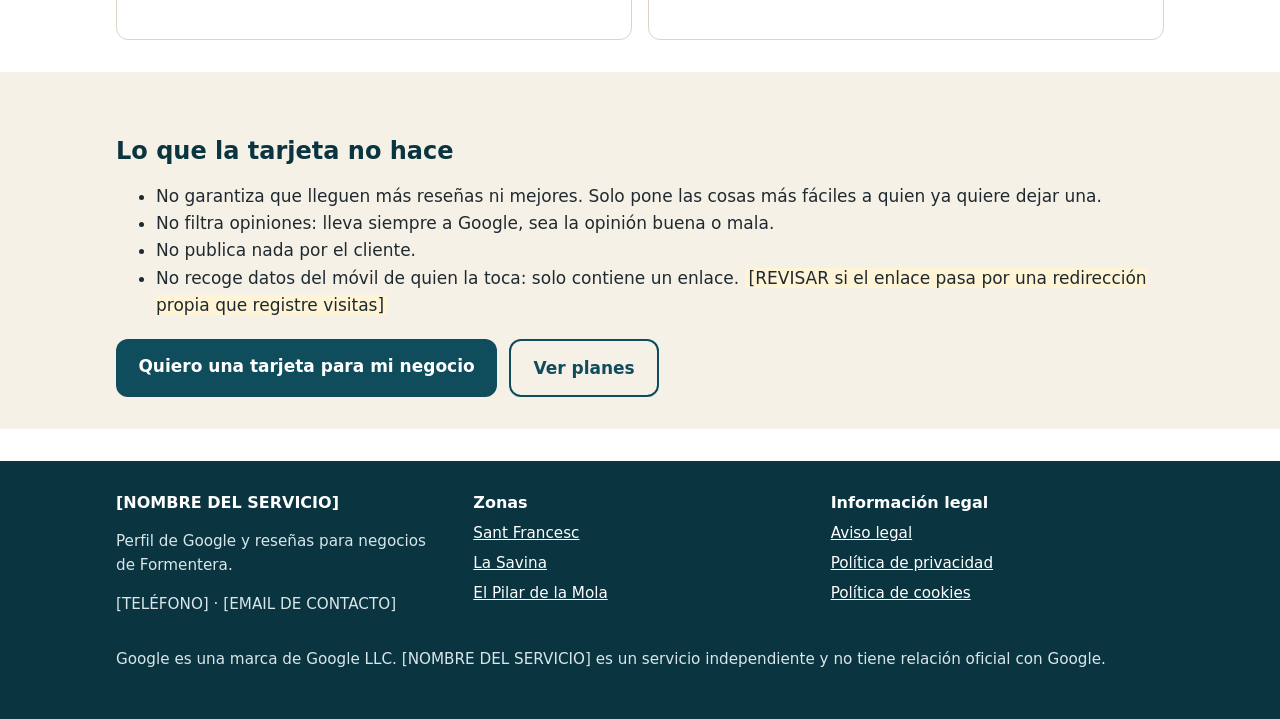
<file: web-resenas-formentera/web/tarjeta-nfc.html>
<!doctype html>
<html lang="es">
<head>
  <meta charset="utf-8">
  <meta name="viewport" content="width=device-width, initial-scale=1">
  <title>Tarjeta NFC para reseñas de Google | [NOMBRE DEL SERVICIO]</title>
  <meta name="description" content="Cómo funciona la tarjeta NFC: tu cliente acerca el móvil y se abre la página de reseñas de tu negocio en Google. Sin app y con código QR.">
  <meta name="robots" content="index,follow">
  <link rel="canonical" href="https://[DOMINIO]/tarjeta-nfc.html">
  <meta property="og:type" content="website">
  <meta property="og:locale" content="es_ES">
  <meta property="og:site_name" content="[NOMBRE DEL SERVICIO]">
  <meta property="og:title" content="Tarjeta NFC para reseñas de Google | [NOMBRE DEL SERVICIO]">
  <meta property="og:description" content="Cómo funciona la tarjeta NFC: tu cliente acerca el móvil y se abre la página de reseñas de tu negocio en Google. Sin app y con código QR.">
  <meta property="og:url" content="https://[DOMINIO]/tarjeta-nfc.html">
  <link rel="icon" href="img/logo.svg" type="image/svg+xml">
  <link rel="stylesheet" href="css/estilos.css">
</head>
<body>
  <a class="saltar" href="#contenido">Saltar al contenido</a>

  <header class="cabecera">
    <div class="contenedor">
      <a class="logo" href="index.html"><img src="img/logo.svg" alt="" width="32" height="32"> [NOMBRE DEL SERVICIO]</a>
      <button class="boton-menu" type="button" aria-expanded="false" aria-controls="menu">Menú</button>
      <nav id="menu" class="menu" aria-label="Menú principal">
      <ul>
        <li><a href="index.html">Inicio</a></li>
        <li><a href="servicios.html">Servicios y precios</a></li>
        <li><a href="tarjeta-nfc.html" aria-current="page">Tarjeta NFC</a></li>
        <li><a href="preguntas-frecuentes.html">Preguntas frecuentes</a></li>
        <li><a href="contacto.html">Contacto</a></li>
      </ul>
      </nav>
    </div>
  </header>

  <main id="contenido">
    <section class="portada">
      <div class="contenedor">
        <h1>La tarjeta NFC: pedir una reseña sin complicaciones</h1>
        <p class="entradilla">Es una tarjeta que se pone en el mostrador, en la mesa o en recepción. Tu cliente acerca el móvil y se le abre la página de reseñas de tu negocio en Google. Así de simple.</p>
      </div>
    </section>

    <section class="seccion">
      <div class="contenedor">
        <h2>Cómo funciona</h2>
        <ol class="pasos">
          <li><strong>El cliente acerca el móvil a la tarjeta.</strong> No necesita instalar ninguna aplicación.</li>
          <li><strong>Se abre la página de Google</strong> para dejar una reseña de tu negocio.</li>
          <li><strong>El cliente escribe lo que quiera</strong> y la publica él mismo, con su cuenta de Google. Ni tú ni nosotros escribimos ni tocamos su reseña.</li>
        </ol>

        <h2>¿Y si el móvil no tiene NFC?</h2>
        <p>La mayoría de los móviles actuales lo tienen, pero no todos, y a veces está desactivado. Por eso la tarjeta lleva también un código QR: se abre con la cámara del móvil y lleva a la misma página.</p>
        <p class="nota"><span class="revisar">[PENDIENTE DE VERIFICAR]</span> Antes de entregar cada tarjeta, pruébala con un iPhone y con un Android.</p>
      </div>
    </section>

    <section class="seccion seccion-arena">
      <div class="contenedor">
        <h2>Dónde ponerla</h2>
        <div class="rejilla rejilla-3">
          <div class="tarjeta"><h3>En la barra o la caja</h3><p>Donde el cliente paga y suele tener el móvil en la mano.</p></div>
          <div class="tarjeta"><h3>En la mesa</h3><p>Junto a la carta o al traer la cuenta, sin insistir.</p></div>
          <div class="tarjeta"><h3>En recepción</h3><p>Al hacer el check-out, cuando el huésped ya ha vivido la estancia completa.</p></div>
        </div>
      </div>
    </section>

    <section class="seccion">
      <div class="contenedor">
        <h2>Cómo pedir la reseña (y cómo no)</h2>
        <p>Pedir reseñas está permitido. Lo que Google no permite es dar algo a cambio o pedírsela solo a los clientes contentos.</p>
        <div class="rejilla rejilla-2">
          <div class="tarjeta">
            <h3>Así, sí</h3>
            <ul class="lista-check">
              <li>“Si quieres dejarnos tu opinión en Google, solo tienes que acercar el móvil aquí.”</li>
              <li>Pedirla a todos los clientes por igual.</li>
              <li>Dejar la tarjeta a la vista sin insistir.</li>
            </ul>
          </div>
          <div class="tarjeta">
            <h3>Así, no</h3>
            <ul>
              <li>“Te invito al postre si nos dejas cinco estrellas.”</li>
              <li>Ofrecer descuentos, sorteos o regalos por una reseña.</li>
              <li>Pedirla solo a quien parece contento.</li>
              <li>Escribir la reseña por el cliente o con su móvil.</li>
            </ul>
          </div>
        </div>
      </div>
    </section>

    <section class="seccion seccion-arena">
      <div class="contenedor">
        <h2>Lo que la tarjeta no hace</h2>
        <ul>
          <li>No garantiza que lleguen más reseñas ni mejores. Solo pone las cosas más fáciles a quien ya quiere dejar una.</li>
          <li>No filtra opiniones: lleva siempre a Google, sea la opinión buena o mala.</li>
          <li>No publica nada por el cliente.</li>
          <li>No recoge datos del móvil de quien la toca: solo contiene un enlace. <span class="revisar">[REVISAR si el enlace pasa por una redirección propia que registre visitas]</span></li>
        </ul>
        <div class="botones">
          <a class="boton" href="contacto.html">Quiero una tarjeta para mi negocio</a>
          <a class="boton boton-secundario" href="servicios.html">Ver planes</a>
        </div>
      </div>
    </section>
  </main>

  <footer class="pie">
    <div class="contenedor">
      <div class="rejilla">
        <div>
          <h2>[NOMBRE DEL SERVICIO]</h2>
          <p>Perfil de Google y reseñas para negocios de Formentera.</p>
          <p>[TELÉFONO] · [EMAIL DE CONTACTO]</p>
        </div>
        <div>
          <h2>Zonas</h2>
          <ul>
            <li><a href="formentera-sant-francesc.html">Sant Francesc</a></li>
            <li><a href="formentera-la-savina.html">La Savina</a></li>
            <li><a href="formentera-el-pilar-de-la-mola.html">El Pilar de la Mola</a></li>
          </ul>
        </div>
        <div>
          <h2>Información legal</h2>
          <ul>
            <li><a href="aviso-legal.html">Aviso legal</a></li>
            <li><a href="privacidad.html">Política de privacidad</a></li>
            <li><a href="cookies.html">Política de cookies</a></li>
          </ul>
        </div>
      </div>
      <p>Google es una marca de Google LLC. [NOMBRE DEL SERVICIO] es un servicio independiente y no tiene relación oficial con Google.</p>
    </div>
  </footer>

  <script src="js/menu.js" defer></script>
</body>
</html>
</file>
<file: web-resenas-formentera/web/css/estilos.css>
/* ==========================================================
   Estilos de la web. Diseño móvil primero.
   Para cambiar los colores, edita solo las variables de :root.
   ========================================================== */

:root {
  --mar: #0f4c5c;        /* azul mar: títulos y botones */
  --mar-oscuro: #0a3540;
  --turquesa: #2a9d8f;   /* acentos */
  --arena: #f6f1e7;      /* fondos suaves */
  --texto: #1f2a30;
  --texto-suave: #55636b;
  --borde: #dcd5c6;
  --blanco: #ffffff;
  --aviso: #fff4d6;      /* fondo de las marcas [REVISAR] */
  --radio: 12px;
  --ancho: 1080px;
}

*,
*::before,
*::after { box-sizing: border-box; }

html { scroll-behavior: smooth; }

body {
  margin: 0;
  font-family: system-ui, -apple-system, "Segoe UI", Roboto, Arial, sans-serif;
  font-size: 1.0625rem;
  line-height: 1.6;
  color: var(--texto);
  background: var(--blanco);
}

img, svg { max-width: 100%; height: auto; }

a { color: var(--mar); }
a:hover { color: var(--turquesa); }

h1, h2, h3 { line-height: 1.25; color: var(--mar-oscuro); }
h1 { font-size: 1.9rem; margin: 0 0 .75rem; }
h2 { font-size: 1.5rem; margin: 2rem 0 .75rem; }
h3 { font-size: 1.15rem; margin: 1.25rem 0 .5rem; }

.contenedor {
  width: 100%;
  max-width: var(--ancho);
  margin: 0 auto;
  padding: 0 16px;
}

.saltar {
  position: absolute;
  left: -9999px;
}
.saltar:focus {
  left: 16px;
  top: 8px;
  background: var(--blanco);
  padding: .5rem 1rem;
  z-index: 100;
}

/* ---------- Cabecera y menú ---------- */

.cabecera {
  position: sticky;
  top: 0;
  z-index: 50;
  background: var(--blanco);
  border-bottom: 1px solid var(--borde);
}

.cabecera .contenedor {
  display: flex;
  align-items: center;
  justify-content: space-between;
  min-height: 64px;
}

.logo {
  display: flex;
  align-items: center;
  gap: .5rem;
  font-weight: 700;
  color: var(--mar-oscuro);
  text-decoration: none;
}
.logo img { width: 32px; height: 32px; }

.boton-menu {
  background: none;
  border: 1px solid var(--borde);
  border-radius: 8px;
  padding: .5rem .75rem;
  font: inherit;
  cursor: pointer;
}

.menu {
  display: none;
  position: absolute;
  top: 64px;
  left: 0;
  right: 0;
  background: var(--blanco);
  border-bottom: 1px solid var(--borde);
  padding: .5rem 16px 1rem;
}
.menu.abierto { display: block; }
.menu ul { list-style: none; margin: 0; padding: 0; }
.menu a {
  display: block;
  padding: .65rem 0;
  text-decoration: none;
  color: var(--texto);
}
.menu a[aria-current="page"] { color: var(--mar); font-weight: 700; }

/* ---------- Bloques ---------- */

.portada {
  background: var(--arena);
  padding: 2.5rem 0 3rem;
}
.portada p.entradilla {
  font-size: 1.15rem;
  color: var(--texto-suave);
  max-width: 40rem;
}

.seccion { padding: 2rem 0; }
.seccion-arena { background: var(--arena); }

.boton {
  display: inline-block;
  background: var(--mar);
  color: var(--blanco);
  padding: .85rem 1.4rem;
  border-radius: var(--radio);
  border: 0;
  font: inherit;
  font-weight: 600;
  text-decoration: none;
  cursor: pointer;
}
.boton:hover { background: var(--mar-oscuro); color: var(--blanco); }

.boton-secundario {
  background: transparent;
  color: var(--mar);
  border: 2px solid var(--mar);
}
.boton-secundario:hover { background: var(--mar); color: var(--blanco); }

.botones { display: flex; flex-wrap: wrap; gap: .75rem; margin-top: 1.25rem; }

.rejilla { display: grid; gap: 1rem; }

.tarjeta {
  background: var(--blanco);
  border: 1px solid var(--borde);
  border-radius: var(--radio);
  padding: 1.25rem;
}
.tarjeta h2,
.tarjeta h3 { margin-top: 0; }

.pasos { list-style: none; padding: 0; margin: 0; counter-reset: paso; }
.pasos li {
  counter-increment: paso;
  position: relative;
  padding-left: 3.25rem;
  margin-bottom: 1.25rem;
}
.pasos li::before {
  content: counter(paso);
  position: absolute;
  left: 0;
  top: 0;
  width: 2.4rem;
  height: 2.4rem;
  border-radius: 50%;
  background: var(--turquesa);
  color: var(--blanco);
  font-weight: 700;
  display: grid;
  place-items: center;
}

.lista-check { list-style: none; padding: 0; }
.lista-check li { padding-left: 1.6rem; position: relative; margin-bottom: .4rem; }
.lista-check li::before {
  content: "✓";
  position: absolute;
  left: 0;
  color: var(--turquesa);
  font-weight: 700;
}

.nota {
  background: var(--arena);
  border-left: 4px solid var(--turquesa);
  padding: 1rem 1.25rem;
  border-radius: 0 var(--radio) var(--radio) 0;
}

/* Marca visual para textos provisionales */
.revisar {
  background: var(--aviso);
  padding: 0 .25rem;
  border-radius: 4px;
}

/* ---------- Planes y precios ---------- */

.plan { display: flex; flex-direction: column; }
.plan .precio {
  font-size: 2rem;
  font-weight: 700;
  color: var(--mar);
  margin: .25rem 0;
}
.plan .precio small { font-size: 1rem; font-weight: 400; color: var(--texto-suave); }
.plan .boton { margin-top: auto; text-align: center; }
.plan-destacado { border: 2px solid var(--mar); }

/* ---------- Preguntas frecuentes ---------- */

.faq details {
  border: 1px solid var(--borde);
  border-radius: var(--radio);
  margin-bottom: .75rem;
  background: var(--blanco);
}
.faq summary {
  cursor: pointer;
  padding: 1rem 1.25rem;
  font-weight: 600;
  list-style: none;
}
.faq summary::-webkit-details-marker { display: none; }
.faq summary::after { content: "+"; float: right; font-size: 1.3rem; line-height: 1; }
.faq details[open] summary::after { content: "–"; }
.faq details > div { padding: 0 1.25rem 1rem; }

/* ---------- Formulario ---------- */

.formulario { display: grid; gap: 1rem; max-width: 36rem; }
.campo label { display: block; font-weight: 600; margin-bottom: .3rem; }
.campo input,
.campo select,
.campo textarea {
  width: 100%;
  padding: .75rem;
  font: inherit;
  border: 1px solid var(--borde);
  border-radius: 8px;
  background: var(--blanco);
}
.campo textarea { min-height: 8rem; resize: vertical; }
.campo .ayuda { font-size: .9rem; color: var(--texto-suave); margin: .25rem 0 0; }
.casilla { display: flex; gap: .6rem; align-items: flex-start; }
.casilla input { margin-top: .35rem; width: 1.1rem; height: 1.1rem; }
.error { color: #b42318; font-size: .92rem; margin: .25rem 0 0; }
.confirmacion {
  background: #e7f6ef;
  border: 1px solid #9ad3b8;
  border-radius: var(--radio);
  padding: 1.25rem;
}

/* ---------- Pie ---------- */

.pie {
  background: var(--mar-oscuro);
  color: #d9e6e9;
  padding: 2rem 0;
  margin-top: 2rem;
  font-size: .95rem;
}
.pie a { color: #ffffff; }
.pie ul { list-style: none; padding: 0; margin: 0 0 1rem; }
.pie li { margin-bottom: .35rem; }
.pie .rejilla { gap: 1.5rem; }
.pie h2 { color: #ffffff; font-size: 1rem; margin: 0 0 .5rem; }

/* ---------- Pantallas más grandes ---------- */

@media (min-width: 720px) {
  h1 { font-size: 2.5rem; }
  .rejilla-2 { grid-template-columns: repeat(2, 1fr); }
  .rejilla-3 { grid-template-columns: repeat(3, 1fr); }
  .pie .rejilla { grid-template-columns: repeat(3, 1fr); }
  .portada { padding: 4rem 0; }
}

@media (min-width: 900px) {
  .boton-menu { display: none; }
  .menu {
    display: block;
    position: static;
    border: 0;
    padding: 0;
  }
  .menu ul { display: flex; gap: 1.25rem; }
  .menu a { padding: .25rem 0; }
}
</file>
